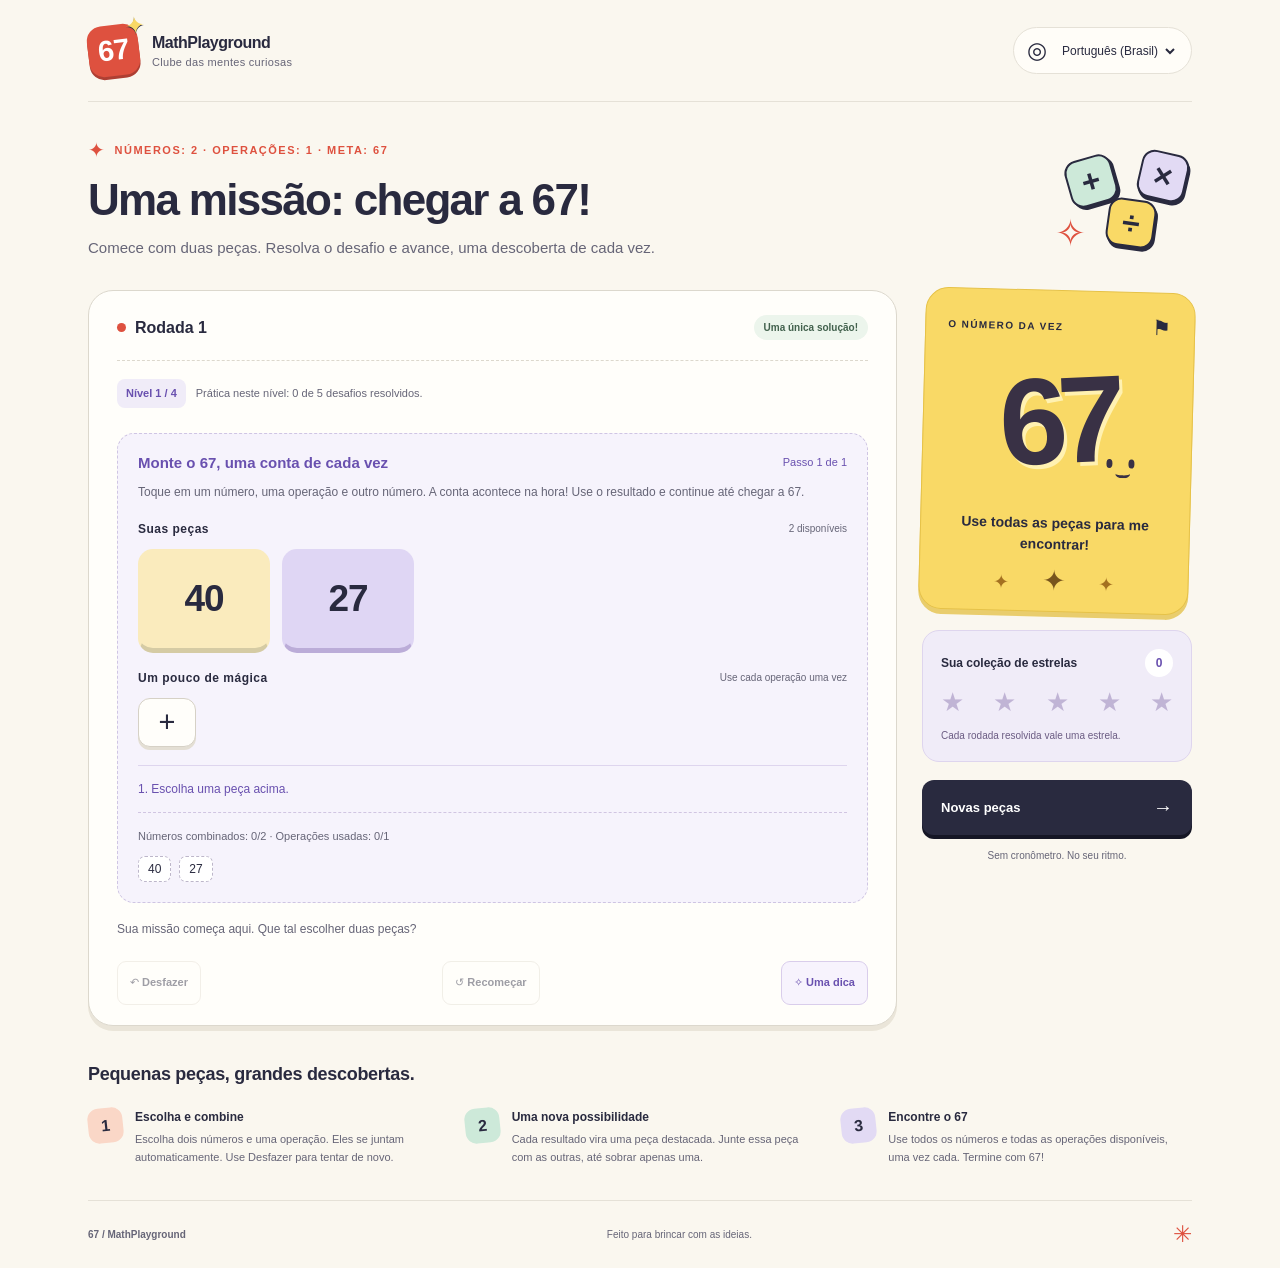
<file: web/67/index.html>
<!doctype html>
<html lang="pt-BR">
<head>
  <meta charset="utf-8">
  <meta name="viewport" content="width=device-width, initial-scale=1">
  <meta name="theme-color" content="#faf7ef">
  <meta name="description" content="Use todas as peças para chegar a 67. Um jogo de matemática para mentes curiosas.">
  <title>67 · MathPlayground</title>
  <link rel="stylesheet" href="styles.css">
  <script src="puzzles.js" defer></script>
  <script src="engine.js" defer></script>
  <script src="i18n.js" defer></script>
  <script src="merge-animation.js" defer></script>
  <script src="app.js" defer></script>
</head>
<body>
  <div class="page">
    <header class="topbar">
      <a class="brand" href="./" aria-label="67 · MathPlayground"><span class="brand-icon">67<span aria-hidden="true">✦</span></span><span>MathPlayground<small data-i18n="club"></small></span></a>
      <label class="language"><span aria-hidden="true">◎</span><span class="sr-only" data-i18n="language"></span><select id="language"><option value="pt-BR">Português (Brasil)</option><option value="en">English</option><option value="fr">Français</option><option value="ja">日本語</option><option value="ko">한국어</option></select></label>
    </header>
    <main>
      <section class="intro">
        <div><p class="eyebrow"><span aria-hidden="true">✦</span> <span data-i18n="eyebrow"></span></p><h1 data-i18n="title"></h1><p class="subtitle" data-i18n="subtitle"></p></div>
        <div class="intro-doodle" aria-hidden="true"><span>+</span><span>×</span><span>÷</span><i>✧</i></div>
      </section>
      <div class="game-layout">
        <section class="game-card" aria-labelledby="board-title">
          <div class="board-top"><h2 id="board-title"><span class="round-dot" aria-hidden="true"></span><span id="round-label"></span></h2><span class="badge" data-i18n="solvable"></span></div>
          <div class="level-progress"><strong id="level-label"></strong><span id="level-help"></span></div>
          <section class="workbench" aria-labelledby="workbench-title">
            <div class="workbench-heading"><h3 id="workbench-title" data-i18n="workbench"></h3><span id="step-label"></span></div>
            <p class="workbench-intro" data-i18n="selectionHelp"></p>
            <div class="pieces-header"><h3 data-i18n="numbers"></h3><span id="pieces-left"></span></div>
            <div id="numbers" class="number-tray" role="group" aria-labelledby="workbench-title"></div>
            <div class="pieces-header operation-heading"><h3 data-i18n="operations"></h3><span data-i18n="once"></span></div>
            <div id="operations" class="operation-tray" role="group"></div>
            <div id="composer" class="composer">
              <p id="selection-prompt" class="selection-prompt"></p>
              <div id="selection-tools" class="selection-tools"><button id="swap" type="button" data-i18n="swap"></button><button id="clear-selection" type="button" data-i18n="clearSelection"></button></div>
            </div>
            <div id="finished" class="finished" hidden><strong id="finished-value"></strong><p id="finished-explanation"></p><p id="finished-expression"></p></div>
            <div class="usage"><p id="usage-count"></p><div id="original-pieces" class="original-pieces"></div></div>
            <section id="history-panel" class="calculation-path" aria-labelledby="history-title"><h4 id="history-title"><span data-i18n="history"></span><span id="history-count">0/1</span></h4><ol id="history"></ol></section>
          </section>
          <div id="status" class="status" role="status" aria-live="polite" aria-atomic="true"></div>
          <div class="toolbar"><button id="undo" type="button">↶ <span data-i18n="undo"></span></button><button id="restart" type="button">↺ <span data-i18n="restart"></span></button><button id="hint" type="button">✧ <span data-i18n="hint"></span></button></div>
        </section>
        <aside class="sidebar">
          <section class="target-card"><div class="target-top"><span data-i18n="target"></span><span aria-hidden="true">⚑</span></div><div class="target-number" aria-label="67">67<span class="face" aria-hidden="true"><i></i><i></i><b></b></span></div><p data-i18n="targetText"></p><div class="target-stars" aria-hidden="true">✦ <span>✦</span> ✦</div></section>
          <section class="progress-card"><div><span data-i18n="collection"></span><strong id="wins">0</strong></div><div id="stars" class="stars" aria-hidden="true"></div><p id="collection-text"></p></section>
          <button id="next" class="next-button" type="button"><span data-i18n="newRound"></span><span aria-hidden="true">→</span></button>
          <button id="practice-level" class="practice-button" type="button" data-i18n="practiceHere" hidden></button>
          <p class="no-timer" data-i18n="noTimer"></p>
        </aside>
      </div>
      <section class="how-to" aria-labelledby="how-title"><h2 id="how-title" data-i18n="how"></h2><div class="instruction-grid"><article><span class="step peach">1</span><div><h3 data-i18n="step1Title"></h3><p data-i18n="step1"></p></div></article><article><span class="step mint">2</span><div><h3 data-i18n="step2Title"></h3><p data-i18n="step2"></p></div></article><article><span class="step lilac">3</span><div><h3 data-i18n="step3Title"></h3><p data-i18n="step3"></p></div></article></div></section>
    </main>
    <footer><span>67 / MathPlayground</span><span data-i18n="footer"></span><span aria-hidden="true">✳</span></footer>
  </div>
  <div id="confetti" aria-hidden="true"></div>
  <noscript>Ative o JavaScript para jogar. / Enable JavaScript to play. / Activez JavaScript pour jouer. / JavaScriptを有効にしてください。 / JavaScript를 활성화해 주세요.</noscript>
</body>
</html>
</file>
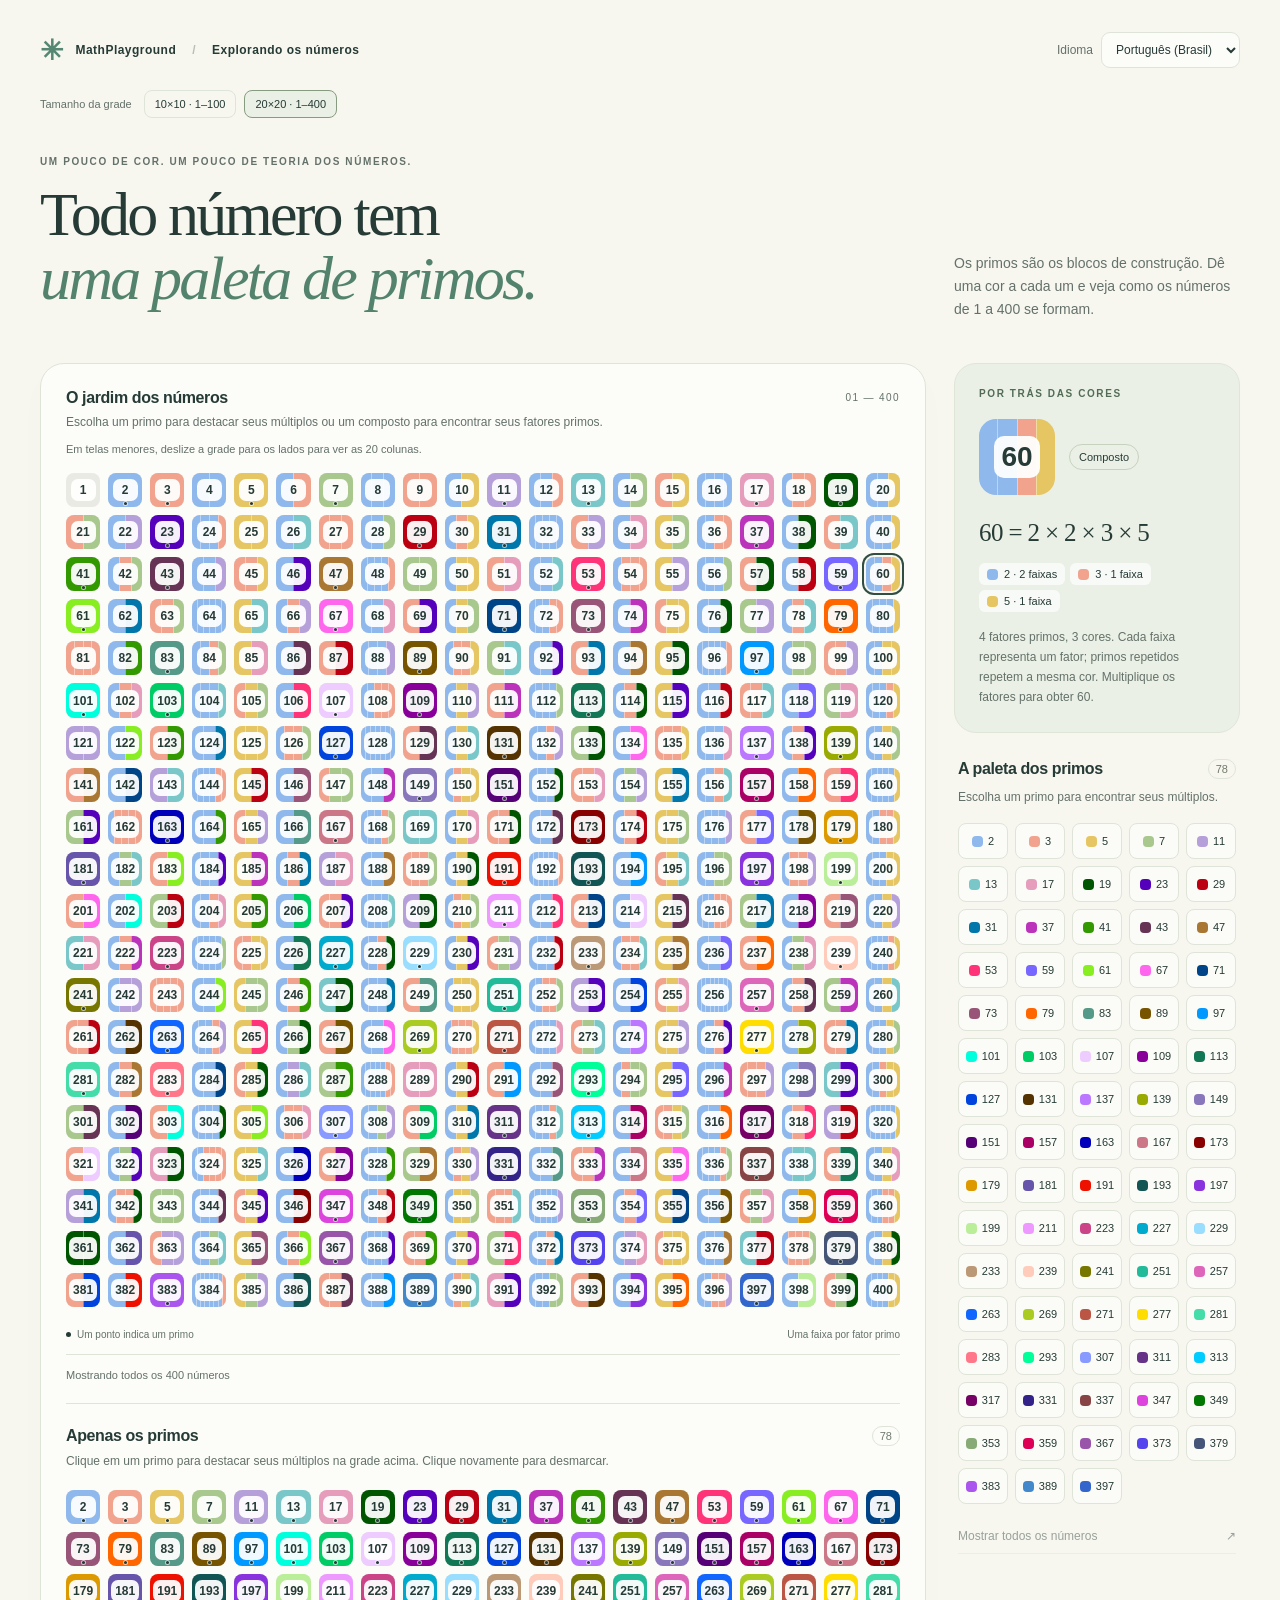
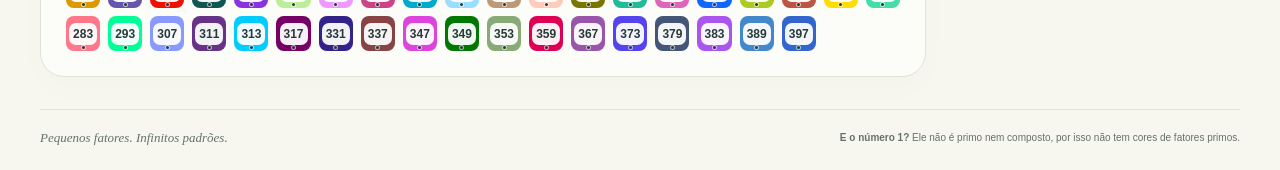
<file: web/prime-colors-20x20/index.html>
<!doctype html>
<html lang="pt-BR">
<head>
  <meta charset="utf-8">
  <meta name="viewport" content="width=device-width, initial-scale=1">
  <meta name="description" content="Explore os fatores primos dos números de 1 a 400 por meio das cores.">
  <title>Cores dos primos · MathPlayground · 20×20</title>
  <link rel="stylesheet" href="../prime-colors/styles.css">
  <script src="../prime-colors/i18n.js" defer></script>
  <script src="../prime-colors/app.js" defer></script>
</head>
<body data-grid-size="20">
  <main>
    <header class="hero">
      <div class="top-bar">
        <div class="brand"><span class="brand-mark" aria-hidden="true">✳</span> MathPlayground <span class="divider">/</span> <span data-i18n="brand">Explorando os números</span></div>
        <label class="language-picker" for="language"><span data-i18n="language">Idioma</span>
          <select id="language">
            <option value="pt-BR" lang="pt-BR" selected>Português (Brasil)</option>
            <option value="en" lang="en">English</option>
            <option value="fr" lang="fr">Français</option>
            <option value="ja" lang="ja">日本語</option>
            <option value="ko" lang="ko">한국어</option>
          </select>
        </label>
      </div>
      <nav class="grid-versions" aria-labelledby="grid-version-label">
        <span id="grid-version-label" data-i18n="gridSizeLabel">Tamanho da grade</span>
        <a href="../prime-colors/index.html">10×10 · 1–100</a>
        <a href="../prime-colors-20x20/index.html" aria-current="page">20×20 · 1–400</a>
      </nav>
      <p class="eyebrow" data-i18n="eyebrow">Um pouco de cor. Um pouco de teoria dos números.</p>
      <h1><span data-i18n="heroStart">Todo número tem</span><br><em data-i18n="heroEm">uma paleta de primos.</em></h1>
      <p class="intro" data-i18n="intro">Os primos são os blocos de construção. Dê uma cor a cada um e veja como os números de 1 a 400 se formam.</p>
    </header>

    <div class="workspace">
      <section class="board" aria-labelledby="grid-title">
        <div class="section-heading">
          <h2 id="grid-title" data-i18n="gridTitle">O jardim dos números</h2>
          <span class="range">01 — 400</span>
        </div>
        <p class="board-hint" data-i18n="gridHint">Escolha um primo para destacar seus múltiplos ou um composto para encontrar seus fatores primos.</p>
        <p class="grid-scroll-hint" data-i18n="gridScrollHint">Em telas menores, deslize a grade para os lados para ver as 20 colunas.</p>
        <div class="grid-scroll"><div id="number-grid" class="number-grid" aria-label="Números de 1 a 400"></div></div>
        <div class="board-footer"><span><i class="prime-marker" aria-hidden="true"></i> <span data-i18n="primeDot">Um ponto indica um primo</span></span><span data-i18n="bandsHint">Uma faixa por fator primo</span></div>
        <p id="filter-status" class="filter-status" role="status">Mostrando todos os 400 números</p>
        <section class="prime-board" aria-labelledby="prime-grid-title">
          <div class="section-heading">
            <h2 id="prime-grid-title" data-i18n="primeGridTitle">Apenas os primos</h2>
            <span class="count">78</span>
          </div>
          <p class="board-hint" data-i18n="primeGridHint">Clique em um primo para destacar seus múltiplos na grade acima. Clique novamente para desmarcar.</p>
          <div class="grid-scroll"><div id="prime-grid" class="number-grid" aria-labelledby="prime-grid-title"></div></div>
        </section>
      </section>

      <aside class="sidebar">
        <section class="inspector" aria-labelledby="detail-heading">
          <p class="eyebrow" id="detail-heading" data-i18n="detailHeading">Por trás das cores</p>
          <div class="detail-top"><div id="selected-tile" class="selected-tile" aria-hidden="true"></div><span id="number-kind" class="kind"></span></div>
          <div id="number-detail" aria-live="polite" aria-atomic="true">
            <h2 id="equation"></h2>
            <div id="factor-chips" class="factor-chips"></div>
            <p id="explanation"></p>
          </div>
        </section>

        <section class="legend" aria-labelledby="legend-heading">
          <div class="section-heading"><h2 id="legend-heading" data-i18n="legendHeading">A paleta dos primos</h2><span class="count">78</span></div>
          <p data-i18n="legendHint">Escolha um primo para encontrar seus múltiplos.</p>
          <div id="prime-legend" class="prime-legend"></div>
          <button id="clear-filter" class="clear-filter" type="button" disabled><span data-i18n="clear">Mostrar todos os números</span><span aria-hidden="true">↗</span></button>
        </section>
      </aside>
    </div>

    <footer class="page-footer"><span data-i18n="footer">Pequenos fatores. Infinitos padrões.</span><p><strong data-i18n="oneQuestion">E o número 1?</strong> <span data-i18n="oneFooter">Ele não é primo nem composto, por isso não tem cores de fatores primos.</span></p></footer>
    <noscript>Esta grade interativa precisa do JavaScript ativado para mostrar os números e seus fatores primos.</noscript>
  </main>
</body>
</html>
</file>
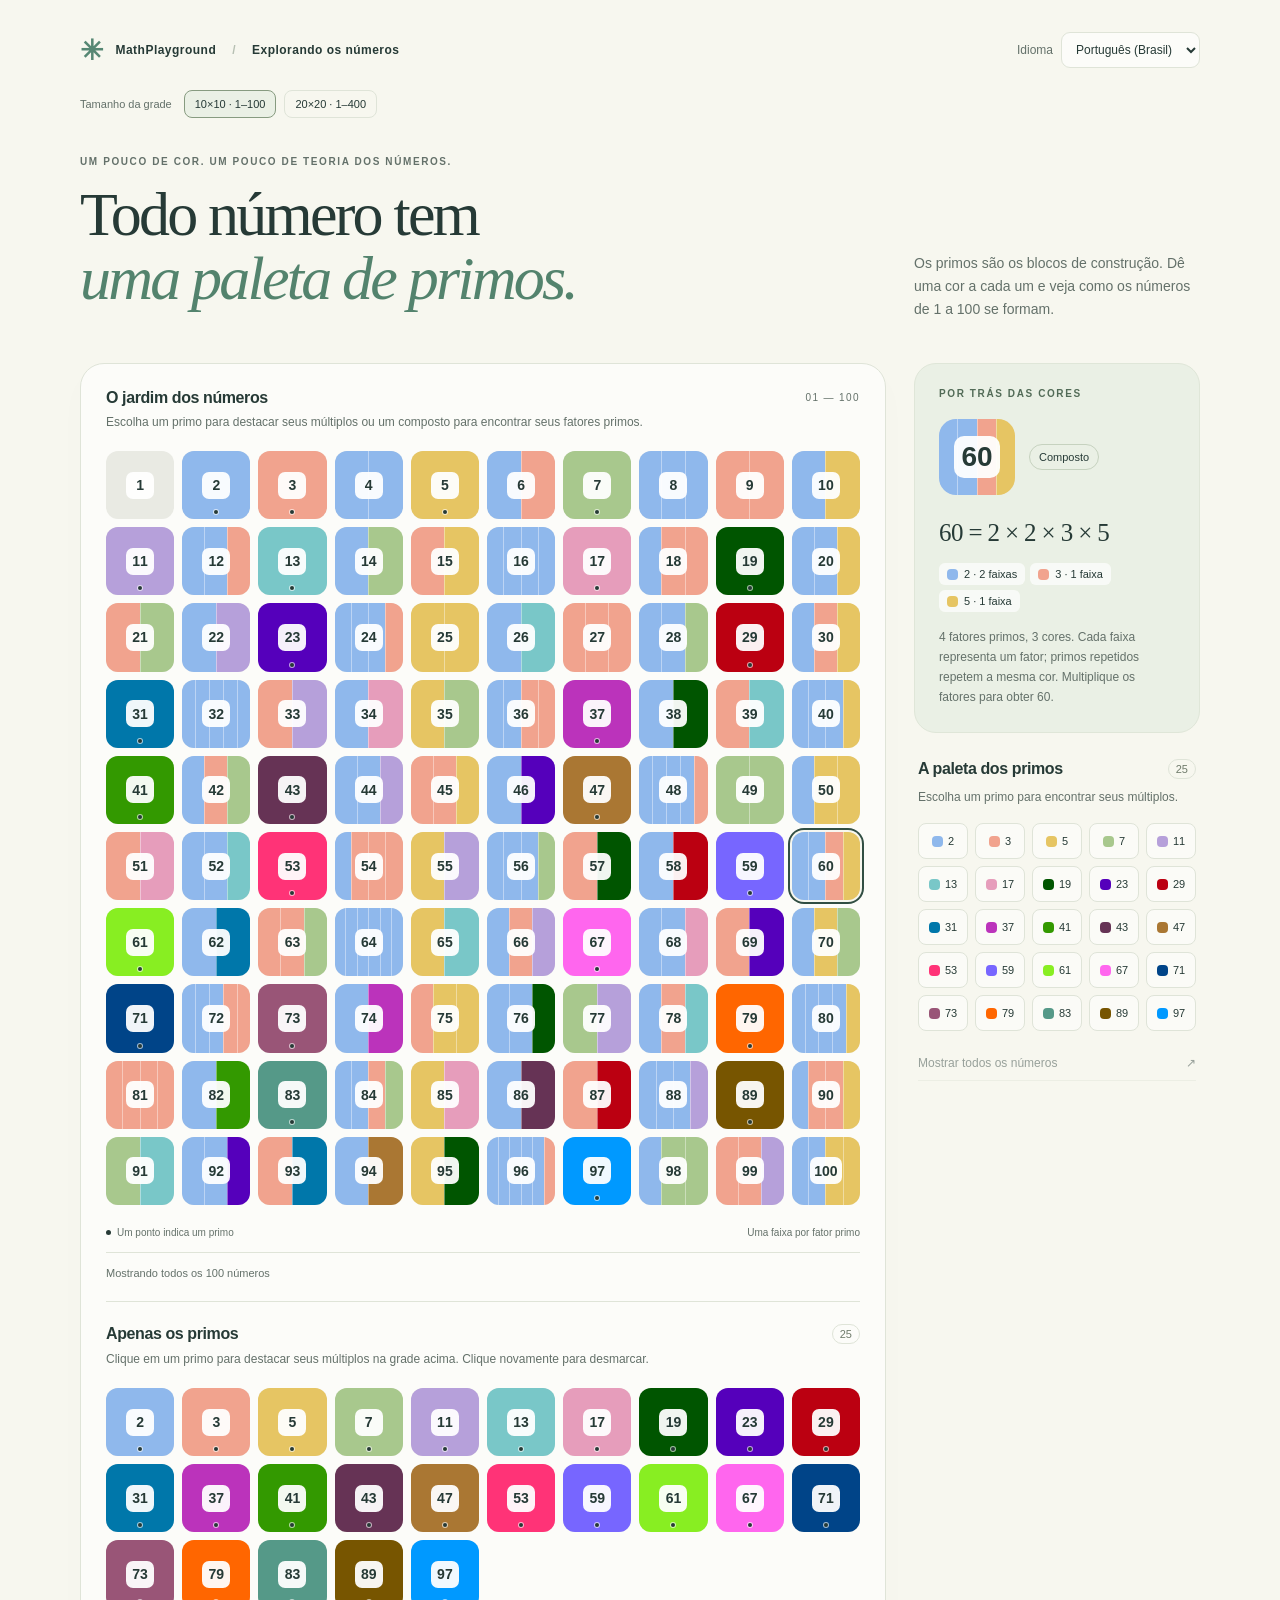
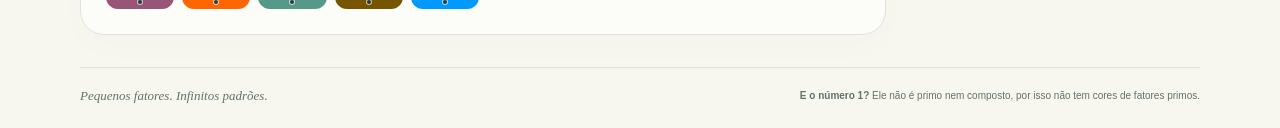
<file: web/prime-colors/index.html>
<!doctype html>
<html lang="pt-BR">
<head>
  <meta charset="utf-8">
  <meta name="viewport" content="width=device-width, initial-scale=1">
  <meta name="description" content="Explore os fatores primos dos números de 1 a 100 por meio das cores.">
  <title>Cores dos primos · MathPlayground</title>
  <link rel="stylesheet" href="styles.css">
  <script src="i18n.js" defer></script>
  <script src="app.js" defer></script>
</head>
<body>
  <main>
    <header class="hero">
      <div class="top-bar">
        <div class="brand"><span class="brand-mark" aria-hidden="true">✳</span> MathPlayground <span class="divider">/</span> <span data-i18n="brand">Explorando os números</span></div>
        <label class="language-picker" for="language"><span data-i18n="language">Idioma</span>
          <select id="language">
            <option value="pt-BR" lang="pt-BR" selected>Português (Brasil)</option>
            <option value="en" lang="en">English</option>
            <option value="fr" lang="fr">Français</option>
            <option value="ja" lang="ja">日本語</option>
            <option value="ko" lang="ko">한국어</option>
          </select>
        </label>
      </div>
      <nav class="grid-versions" aria-labelledby="grid-version-label">
        <span id="grid-version-label" data-i18n="gridSizeLabel">Tamanho da grade</span>
        <a href="../prime-colors/index.html" aria-current="page">10×10 · 1–100</a>
        <a href="../prime-colors-20x20/index.html">20×20 · 1–400</a>
      </nav>
      <p class="eyebrow" data-i18n="eyebrow">Um pouco de cor. Um pouco de teoria dos números.</p>
      <h1><span data-i18n="heroStart">Todo número tem</span><br><em data-i18n="heroEm">uma paleta de primos.</em></h1>
      <p class="intro" data-i18n="intro">Os primos são os blocos de construção. Dê uma cor a cada um e veja como os números de 1 a 100 se formam.</p>
    </header>

    <div class="workspace">
      <section class="board" aria-labelledby="grid-title">
        <div class="section-heading">
          <h2 id="grid-title" data-i18n="gridTitle">O jardim dos números</h2>
          <span class="range">01 — 100</span>
        </div>
        <p class="board-hint" data-i18n="gridHint">Escolha um primo para destacar seus múltiplos ou um composto para encontrar seus fatores primos.</p>
        <div id="number-grid" class="number-grid" aria-label="Números de 1 a 100"></div>
        <div class="board-footer"><span><i class="prime-marker" aria-hidden="true"></i> <span data-i18n="primeDot">Um ponto indica um primo</span></span><span data-i18n="bandsHint">Uma faixa por fator primo</span></div>
        <p id="filter-status" class="filter-status" role="status">Mostrando todos os 100 números</p>
        <section class="prime-board" aria-labelledby="prime-grid-title">
          <div class="section-heading">
            <h2 id="prime-grid-title" data-i18n="primeGridTitle">Apenas os primos</h2>
            <span class="count">25</span>
          </div>
          <p class="board-hint" data-i18n="primeGridHint">Clique em um primo para destacar seus múltiplos na grade acima. Clique novamente para desmarcar.</p>
          <div id="prime-grid" class="number-grid" aria-labelledby="prime-grid-title"></div>
        </section>
      </section>

      <aside class="sidebar">
        <section class="inspector" aria-labelledby="detail-heading">
          <p class="eyebrow" id="detail-heading" data-i18n="detailHeading">Por trás das cores</p>
          <div class="detail-top"><div id="selected-tile" class="selected-tile" aria-hidden="true"></div><span id="number-kind" class="kind"></span></div>
          <div id="number-detail" aria-live="polite" aria-atomic="true">
            <h2 id="equation"></h2>
            <div id="factor-chips" class="factor-chips"></div>
            <p id="explanation"></p>
          </div>
        </section>

        <section class="legend" aria-labelledby="legend-heading">
          <div class="section-heading"><h2 id="legend-heading" data-i18n="legendHeading">A paleta dos primos</h2><span class="count">25</span></div>
          <p data-i18n="legendHint">Escolha um primo para encontrar seus múltiplos.</p>
          <div id="prime-legend" class="prime-legend"></div>
          <button id="clear-filter" class="clear-filter" type="button" disabled><span data-i18n="clear">Mostrar todos os números</span><span aria-hidden="true">↗</span></button>
        </section>
      </aside>
    </div>

    <footer class="page-footer"><span data-i18n="footer">Pequenos fatores. Infinitos padrões.</span><p><strong data-i18n="oneQuestion">E o número 1?</strong> <span data-i18n="oneFooter">Ele não é primo nem composto, por isso não tem cores de fatores primos.</span></p></footer>
    <noscript>Esta grade interativa precisa do JavaScript ativado para mostrar os números e seus fatores primos.</noscript>
  </main>
</body>
</html>
</file>
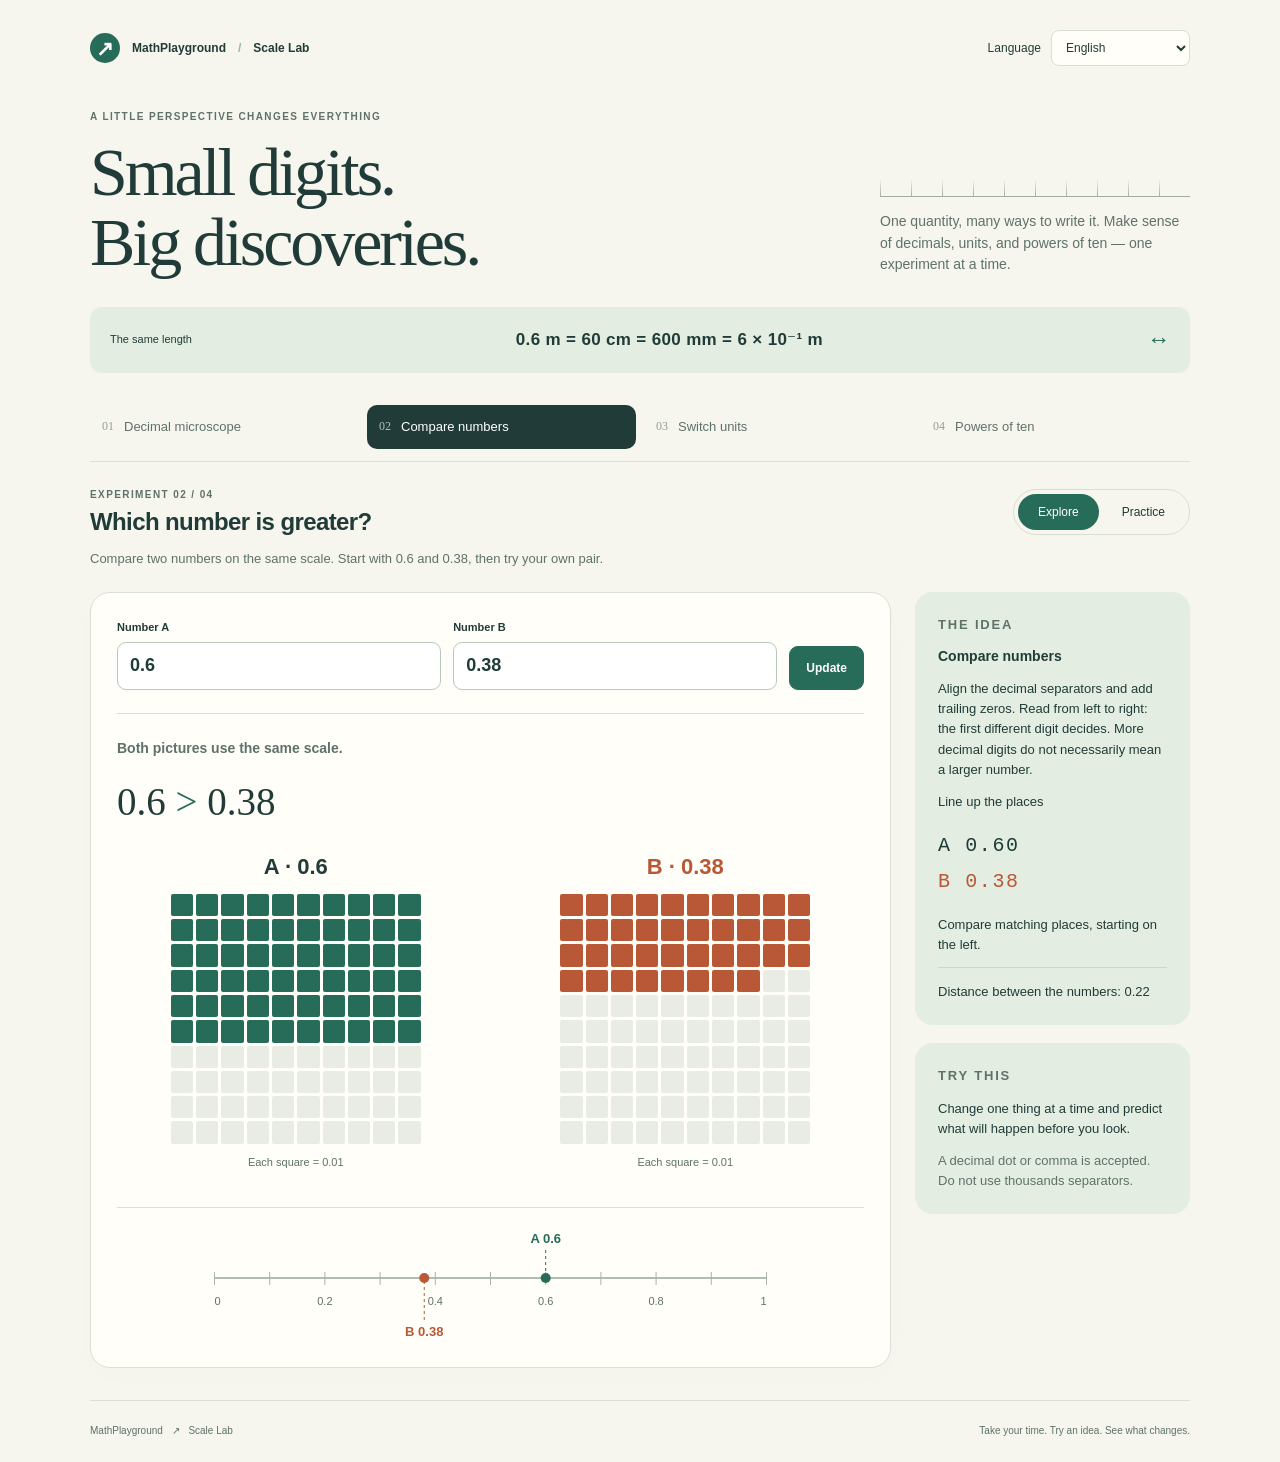
<file: web/scale-lab/index.html>
<!doctype html>
<html lang="en">
<head>
  <meta charset="utf-8">
  <meta name="viewport" content="width=device-width, initial-scale=1">
  <meta name="description" content="Explore and practise decimals, number comparison, metric units, and scientific notation in five languages.">
  <title>Scale Lab · MathPlayground</title>
  <link rel="stylesheet" href="styles.css">
  <script src="math.js" defer></script>
  <script src="i18n.js" defer></script>
  <script src="app.js" defer></script>
</head>
<body>
  <main>
    <header>
      <div class="topbar">
        <a class="brand" href="../prime-colors/index.html"><span class="brand-icon" aria-hidden="true">↗</span> MathPlayground <span class="brand-divider">/</span> <span>Scale Lab</span></a>
        <label class="language"><span data-t="language">Language</span>
          <select id="language">
            <option value="en" lang="en">English</option>
            <option value="fr" lang="fr">Français</option>
            <option value="ja" lang="ja">日本語</option>
            <option value="ko" lang="ko">한국어</option>
            <option value="pt-BR" lang="pt-BR">Português (Brasil)</option>
          </select>
        </label>
      </div>
      <div class="hero">
        <div><p class="eyebrow" data-t="eyebrow">A little perspective changes everything</p><h1 data-t="title">Small digits.<br>Big discoveries.</h1></div>
        <div class="hero-note"><span class="tiny-ruler" aria-hidden="true"></span><p data-t="intro">One quantity, many ways to write it. Make sense of decimals, units, and powers of ten — one experiment at a time.</p></div>
      </div>
      <div class="identity"><span data-t="sameLength">The same length</span><strong id="identity-equation"></strong><span class="identity-end" aria-hidden="true">↔</span></div>
    </header>
    <nav id="tabs" class="tabs" role="tablist" aria-label="Experiments"></nav>
    <section id="panel" role="tabpanel" tabindex="0">
      <div class="section-top"><div><p class="eyebrow" id="chapter"></p><h2 id="section-title"></h2></div><div id="modes" class="mode-switch" role="group" aria-label="Mode"></div></div>
      <p class="section-intro" id="section-intro"></p>
      <div id="workspace"></div>
    </section>
    <footer><span>MathPlayground <span aria-hidden="true">↗</span> Scale Lab</span><p data-t="footer">Take your time. Try an idea. See what changes.</p></footer>
    <noscript>This interactive lab requires JavaScript. / Este laboratório precisa de JavaScript.</noscript>
  </main>
</body>
</html>
</file>
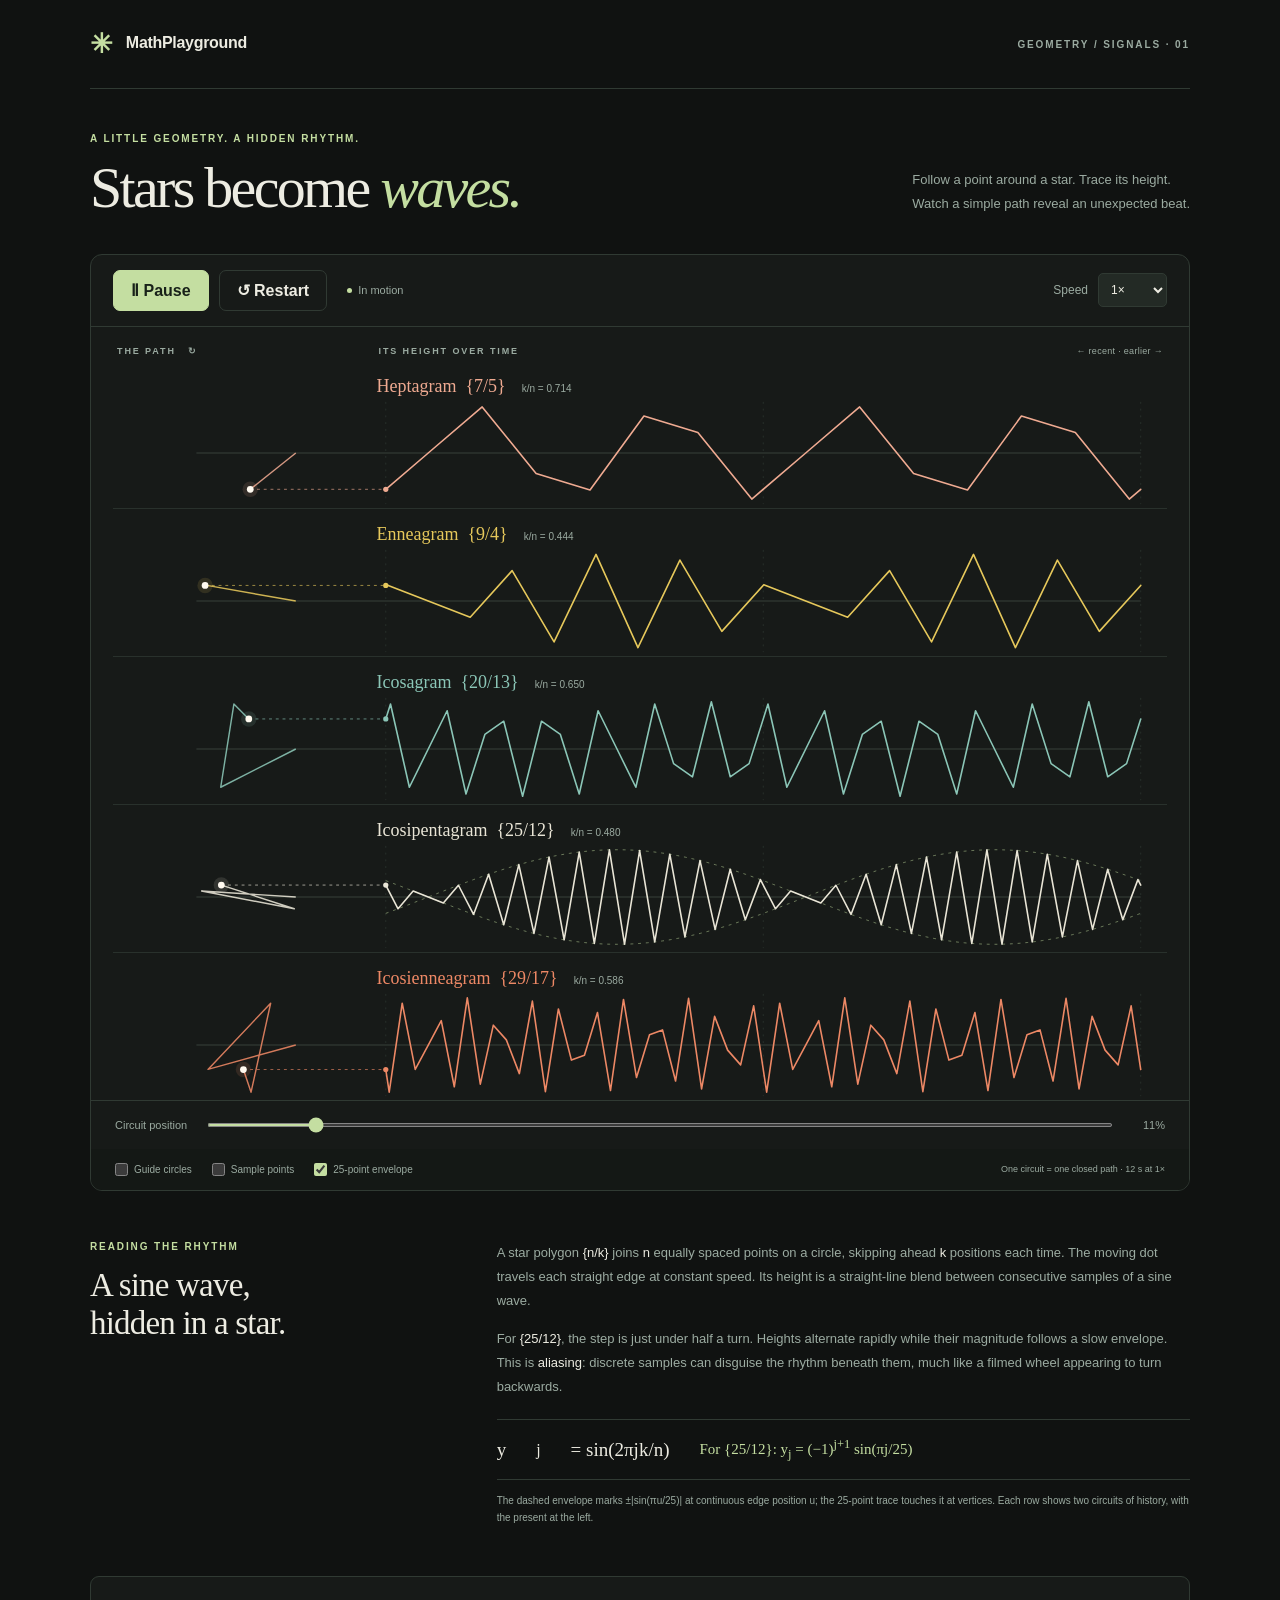
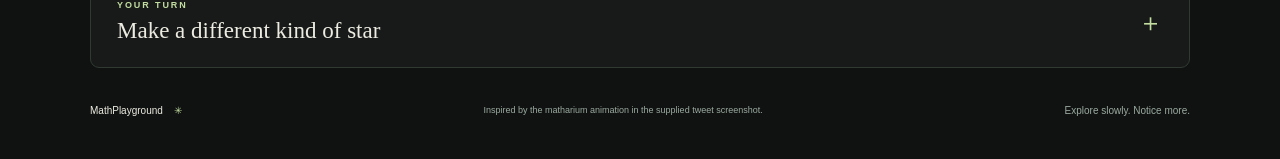
<file: web/star-polygon-waves/index.html>
<!doctype html>
<html lang="en">
<head>
  <meta charset="utf-8">
  <meta name="viewport" content="width=device-width, initial-scale=1">
  <meta name="description" content="Watch star polygons turn into waves. An interactive exploration of sampling, geometry, and aliasing.">
  <title>Star Polygon Waves · MathPlayground</title>
  <link rel="stylesheet" href="styles.css">
  <script src="math.js" defer></script>
  <script src="app.js" defer></script>
</head>
<body>
<main>
  <header>
    <div class="masthead"><span class="brand"><span aria-hidden="true">✳</span> MathPlayground</span><span class="edition">GEOMETRY / SIGNALS · 01</span></div>
    <div class="intro"><div><p class="eyebrow">A little geometry. A hidden rhythm.</p><h1>Stars become <em>waves.</em></h1></div><p class="lede">Follow a point around a star. Trace its height.<br>Watch a simple path reveal an unexpected beat.</p></div>
  </header>

  <section class="instrument" aria-label="Animated star polygons and their height traces">
    <div class="toolbar">
      <div class="transport"><button id="play" type="button" aria-label="Pause animation">Ⅱ <span>Pause</span></button><button id="restart" class="quiet" type="button">↺ <span>Restart</span></button><span class="live"><i id="status-dot"></i><span id="status">In motion</span></span></div>
      <label class="speed" for="speed">Speed <select id="speed" aria-label="Speed"><option value="0.25">0.25×</option><option value="0.5">0.5×</option><option value="1" selected>1×</option><option value="2">2×</option></select></label>
    </div>
    <div class="chart-head"><span>THE PATH <span aria-hidden="true">↻</span></span><span>ITS HEIGHT OVER TIME <span class="history">← recent · earlier →</span></span></div>
    <div id="examples"></div>
    <div class="timeline"><label for="phase">Circuit position</label><input id="phase" type="range" min="0" max="1000" step="1" value="0"><output id="phase-value" for="phase">0%</output></div>
    <div class="view-options"><label><input id="circles" type="checkbox"> Guide circles</label><label><input id="samples" type="checkbox"> Sample points</label><label><input id="envelope" type="checkbox" checked> 25-point envelope</label><span>One circuit = one closed path · 12 s at 1×</span></div>
  </section>

  <section class="explanation" aria-labelledby="explanation-title">
    <div><p class="eyebrow">Reading the rhythm</p><h2 id="explanation-title">A sine wave,<br>hidden in a star.</h2></div>
    <div class="explanation-copy"><p>A star polygon <strong>{n/k}</strong> joins <strong>n</strong> equally spaced points on a circle, skipping ahead <strong>k</strong> positions each time. The moving dot travels each straight edge at constant speed. Its height is a straight-line blend between consecutive samples of a sine wave.</p><p>For <strong>{25/12}</strong>, the step is just under half a turn. Heights alternate rapidly while their magnitude follows a slow envelope. This is <strong>aliasing</strong>: discrete samples can disguise the rhythm beneath them, much like a filmed wheel appearing to turn backwards.</p><div class="formula">y<sub>j</sub> = sin(2πjk/n)<span>For {25/12}: y<sub>j</sub> = (−1)<sup>j+1</sup> sin(πj/25)</span></div><p class="caption">The dashed envelope marks ±|sin(πu/25)| at continuous edge position u; the 25-point trace touches it at vertices. Each row shows two circuits of history, with the present at the left.</p></div>
  </section>

  <details class="custom" id="custom-panel">
    <summary><span><span class="eyebrow">Your turn</span><strong>Make a different kind of star</strong></span><span class="expand" aria-hidden="true">＋</span></summary>
    <div class="custom-content"><div class="custom-controls"><label>Points <b>n</b><input id="custom-n" type="number" min="3" max="80" step="1" value="11"></label><label>Step <b>k</b><input id="custom-k" type="number" min="1" max="10" step="1" value="5"></label><button type="button" id="apply">Draw polygon <span aria-hidden="true">↗</span></button></div><p id="custom-info" aria-live="polite"></p><div id="custom-chart"></div></div>
  </details>
  <footer><span>MathPlayground <span aria-hidden="true">✳</span></span><p>Inspired by the matharium animation in the supplied tweet screenshot.</p><span>Explore slowly. Notice more.</span></footer>
  <noscript>Enable JavaScript to animate the polygons and explore their height traces.</noscript>
</main>
</body>
</html>
</file>
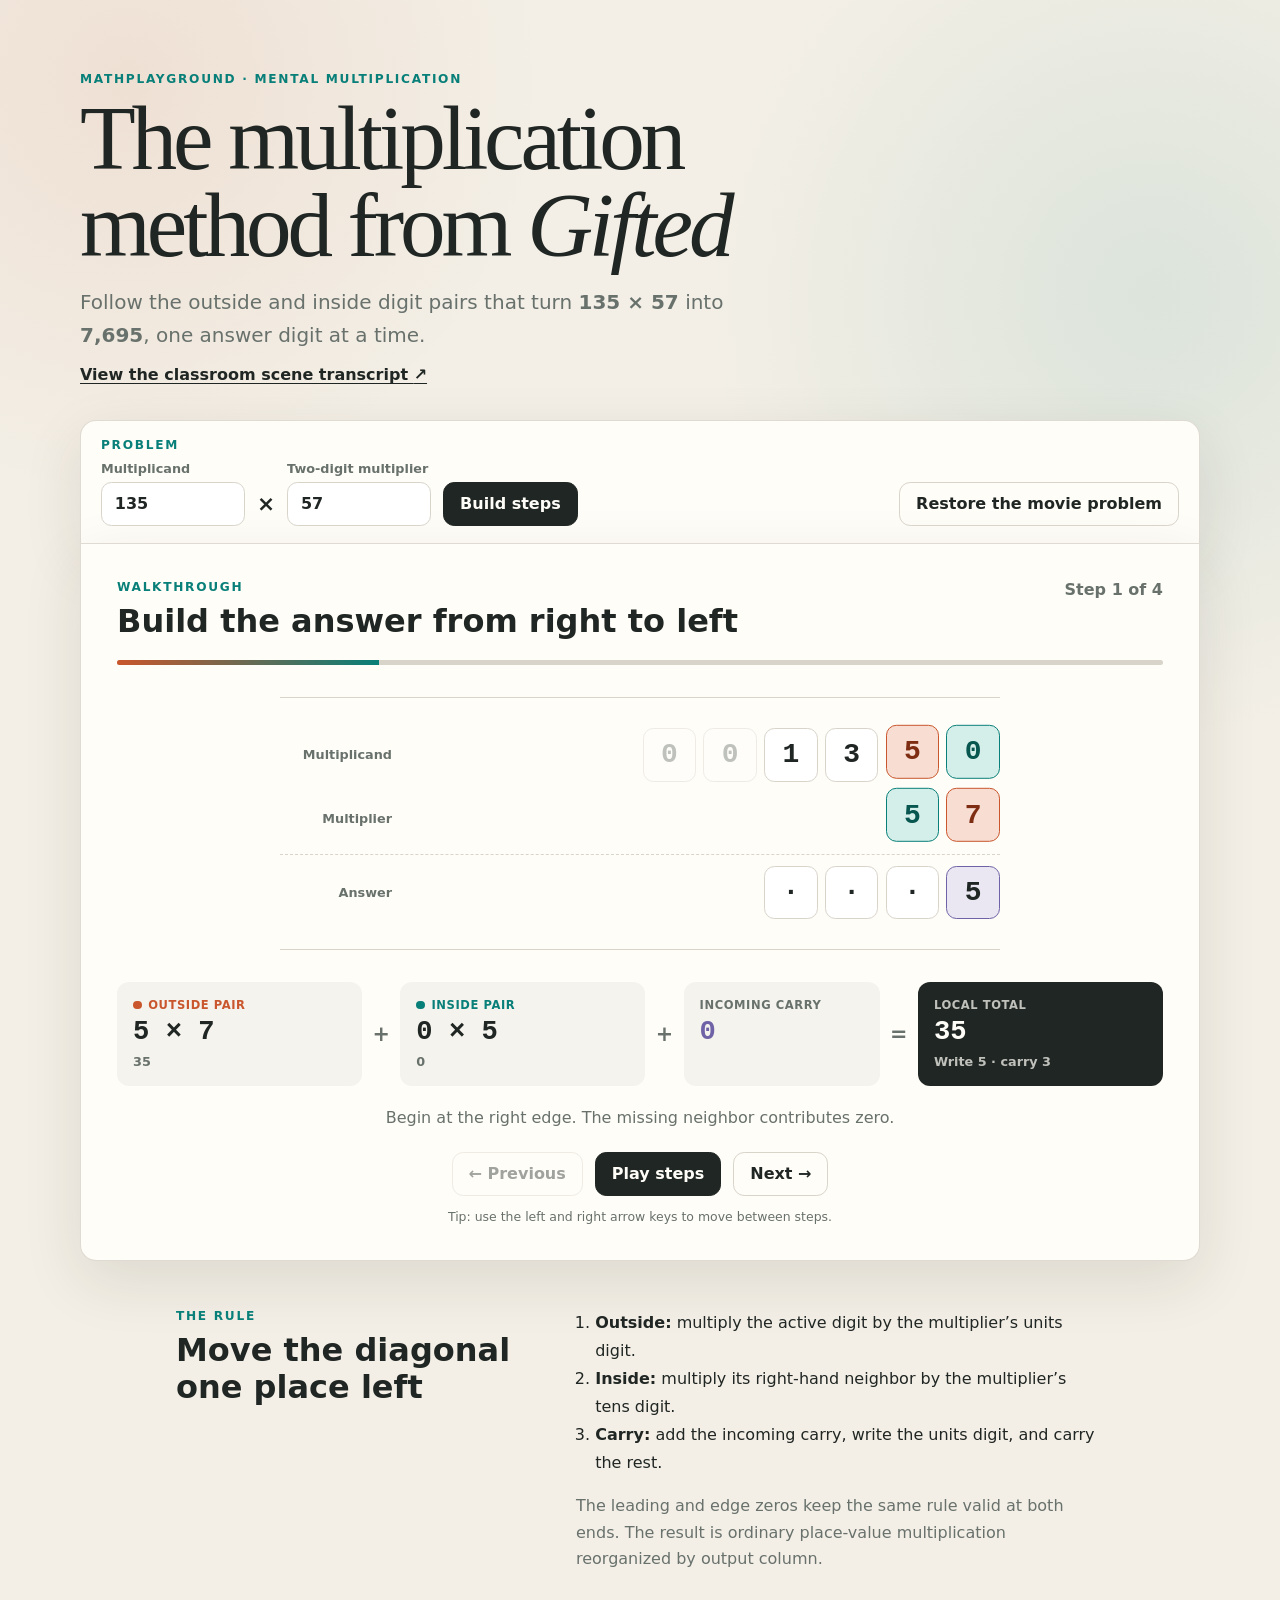
<file: web/trachtenberg-gifted/index.html>
<!doctype html>
<html lang="en">
<head>
  <meta charset="utf-8">
  <meta name="viewport" content="width=device-width, initial-scale=1">
  <meta name="description" content="An interactive walkthrough of the Trachtenberg multiplication used in Gifted.">
  <title>The Trachtenberg Method from Gifted · MathPlayground</title>
  <link rel="stylesheet" href="styles.css">
</head>
<body>
  <main>
    <header class="hero">
      <p class="eyebrow">MathPlayground · Mental multiplication</p>
      <h1>The multiplication method from <cite>Gifted</cite></h1>
      <p class="lede">
        Follow the outside and inside digit pairs that turn
        <strong>135 × 57</strong> into <strong>7,695</strong>, one answer digit at a time.
      </p>
      <a class="scene-link" href="https://clip.cafe/gifted-2017/who-can-tell-what-four/" target="_blank" rel="noreferrer">
        View the classroom scene transcript <span aria-hidden="true">↗</span>
      </a>
    </header>

    <section class="control-bar" aria-labelledby="problem-heading">
      <div>
        <p class="section-label" id="problem-heading">Problem</p>
        <div class="problem-fields">
          <label>
            Multiplicand
            <input id="multiplicand" inputmode="numeric" type="number" min="1" max="99999" value="135">
          </label>
          <span class="operator" aria-hidden="true">×</span>
          <label>
            Two-digit multiplier
            <input id="multiplier" inputmode="numeric" type="number" min="10" max="99" value="57">
          </label>
          <button id="loadProblem" type="button">Build steps</button>
        </div>
        <p id="problemError" class="error" role="alert" hidden></p>
      </div>
      <button id="loadGifted" class="quiet-button" type="button">Restore the movie problem</button>
    </section>

    <section class="playground" aria-labelledby="walkthrough-heading">
      <div class="step-header">
        <div>
          <p class="section-label">Walkthrough</p>
          <h2 id="walkthrough-heading">Build the answer from right to left</h2>
        </div>
        <p id="stepCount" class="step-count" aria-live="polite">Step 1 of 4</p>
      </div>

      <div class="progress-track" role="progressbar" aria-label="Walkthrough progress" aria-valuemin="1" aria-valuemax="4" aria-valuenow="1">
        <span id="progressFill"></span>
      </div>

      <div class="number-board" aria-label="Current digit pairs and partial answer">
        <div class="number-row">
          <span class="row-label">Multiplicand</span>
          <div id="digitRail" class="digit-rail"></div>
        </div>
        <div class="number-row multiplier-row">
          <span class="row-label">Multiplier</span>
          <div id="multiplierRail" class="digit-rail compact"></div>
        </div>
        <div class="number-row answer-row">
          <span class="row-label">Answer</span>
          <div id="answerRail" class="digit-rail compact" aria-live="polite"></div>
        </div>
      </div>

      <div class="pair-work">
        <div class="pair outside-pair">
          <span class="pair-name"><span class="pair-dot" aria-hidden="true"></span>Outside pair</span>
          <strong id="outsideExpression">5 × 7</strong>
          <span id="outsideValue">35</span>
        </div>
        <span class="math-symbol" aria-hidden="true">+</span>
        <div class="pair inside-pair">
          <span class="pair-name"><span class="pair-dot" aria-hidden="true"></span>Inside pair</span>
          <strong id="insideExpression">0 × 5</strong>
          <span id="insideValue">0</span>
        </div>
        <span class="math-symbol" aria-hidden="true">+</span>
        <div class="pair carry-pair">
          <span class="pair-name">Incoming carry</span>
          <strong id="carryExpression">0</strong>
          <span aria-hidden="true">&nbsp;</span>
        </div>
        <span class="math-symbol" aria-hidden="true">=</span>
        <div class="total">
          <span class="pair-name">Local total</span>
          <strong id="localTotal">35</strong>
          <span id="writeInstruction">Write 5 · carry 3</span>
        </div>
      </div>

      <p id="stepExplanation" class="step-explanation" aria-live="polite"></p>

      <div class="transport" aria-label="Walkthrough controls">
        <button id="previousStep" class="quiet-button" type="button">← Previous</button>
        <button id="playSteps" type="button" aria-pressed="false">Play steps</button>
        <button id="nextStep" class="quiet-button" type="button">Next →</button>
      </div>
      <p class="keyboard-hint">Tip: use the left and right arrow keys to move between steps.</p>
    </section>

    <section class="method-notes" aria-labelledby="method-heading">
      <div>
        <p class="section-label">The rule</p>
        <h2 id="method-heading">Move the diagonal one place left</h2>
      </div>
      <ol>
        <li><strong>Outside:</strong> multiply the active digit by the multiplier’s units digit.</li>
        <li><strong>Inside:</strong> multiply its right-hand neighbor by the multiplier’s tens digit.</li>
        <li><strong>Carry:</strong> add the incoming carry, write the units digit, and carry the rest.</li>
      </ol>
      <p>
        The leading and edge zeros keep the same rule valid at both ends. The result is ordinary place-value multiplication reorganized by output column.
      </p>
    </section>
  </main>

  <script src="trachtenberg.js"></script>
  <script src="app.js"></script>
</body>
</html>
</file>
<file: web/67/styles.css>
:root {
  color-scheme:light;
  --paper:#faf7ef;
  --ink:#292a3f;
  --muted:#666577;
  --coral:#de513f;
  --purple:#6950af;
  --line:#e5e1d7;
  --yellow:#f9d966;
  --mint:#cde9d9;
  --lilac:#e2daf4;
  font-family:ui-rounded,'Arial Rounded MT Bold','Hiragino Maru Gothic ProN','Yu Gothic',Arial,sans-serif;
  background:var(--paper);
  color:var(--ink);
  font-synthesis:none;
}

* {
  box-sizing:border-box;
}

body {
  margin:0;
  background-image:radial-gradient(#d4cfc2 0.65px,transparent 0.65px);
  background-size:22px 22px;
}

button,select {
  font:inherit;
  color:inherit;
}

button {
  cursor:pointer;
  touch-action:manipulation;
}

button:disabled {
  cursor:default;
}

button,a,select {
  -webkit-tap-highlight-color:transparent;
}

button:focus-visible,a:focus-visible,select:focus-visible,summary:focus-visible {
  outline:3px solid var(--purple);
  outline-offset:5px;
}

button {
  transition:transform .16s,box-shadow .16s,background .16s;
}

button:enabled:hover {
  transform:translateY(-2px);
}

button:enabled:active {
  transform:translateY(2px);
}

.page {
  max-width:1180px;
  margin:auto;
  padding:0 38px;
}

.topbar {
  display:flex;
  justify-content:space-between;
  align-items:center;
  padding:25px 0;
  border-bottom:1px solid var(--line);
  gap:20px;
}

.brand {
  display:flex;
  gap:13px;
  align-items:center;
  text-decoration:none;
  color:var(--ink);
  font-size:16px;
  font-weight:800;
  letter-spacing:-.5px;
}

.brand-icon {
  position:relative;
  display:grid;
  place-items:center;
  background:var(--coral);
  color:white;
  border-radius:15px;
  width:51px;
  height:51px;
  font-size:29px;
  transform:rotate(-7deg);
  box-shadow:0 3px 0 #ae3f33;
}

.brand-icon>span {
  position:absolute;
  right:-8px;
  top:-10px;
  color:var(--yellow);
  font-size:24px;
  text-shadow:0 1px var(--ink);
}

.brand small {
  display:block;
  margin-top:4px;
  font-size:11px;
  letter-spacing:.3px;
  font-weight:500;
  color:var(--muted);
}

.language {
  display:flex;
  align-items:center;
  gap:8px;
  background:#fffdf8;
  border:1px solid var(--line);
  border-radius:30px;
  padding:9px 13px;
}

.language>span:first-child {
  font-size:23px;
}

.language select {
  background:transparent;
  border:0;
  font-size:12px;
  max-width:170px;
  padding:3px;
  cursor:pointer;
}

.intro {
  display:flex;
  align-items:center;
  justify-content:space-between;
  gap:16px;
  padding:36px 0 30px;
}

.eyebrow {
  display:flex;
  align-items:center;
  gap:8px;
  font-size:11px;
  text-transform:uppercase;
  letter-spacing:1.5px;
  font-weight:800;
  color:var(--coral);
  margin:0 0 13px;
}

.eyebrow>span:first-child {
  font-size:20px;
}

h1 {
  font-size:clamp(29px,3.6vw,44px);
  letter-spacing:-1.7px;
  line-height:1.12;
  margin:0;
  max-width:850px;
}

h2,h3,p {
  margin-top:0;
}

.subtitle {
  font-size:15px;
  color:var(--muted);
  line-height:1.6;
  margin:12px 0 0;
  max-width:740px;
}

.intro-doodle {
  position:relative;
  flex:0 0 125px;
  height:95px;
}

.intro-doodle>span {
  position:absolute;
  display:grid;
  place-items:center;
  width:48px;
  height:48px;
  border-radius:13px;
  border:2px solid var(--ink);
  font-size:32px;
  font-weight:800;
  box-shadow:2px 3px 0 var(--ink);
}

.intro-doodle>span:nth-child(1) {
  background:var(--mint);
  transform:rotate(-16deg);
  top:5px;
  left:0;
}

.intro-doodle>span:nth-child(2) {
  background:var(--lilac);
  transform:rotate(13deg);
  top:0;
  right:5px;
}

.intro-doodle>span:nth-child(3) {
  background:var(--yellow);
  transform:rotate(8deg);
  bottom:0;
  left:40px;
}

.intro-doodle i {
  position:absolute;
  bottom:-8px;
  left:-12px;
  font-size:37px;
  color:var(--coral);
  font-style:normal;
}

.game-layout {
  display:grid;
  grid-template-columns:minmax(0,1fr) 270px;
  gap:25px;
  align-items:start;
}

.game-card {
  background:#fffefa;
  border:1px solid #dcd8cd;
  border-radius:25px;
  box-shadow:0 5px 0 #eae5d9;
  padding:24px 28px 0;
  overflow:hidden;
}

.board-top {
  display:flex;
  justify-content:space-between;
  align-items:center;
  gap:10px;
  padding-bottom:20px;
  border-bottom:1px dashed #dcd8cd;
}

.board-top h2 {
  font-size:16px;
  margin:0;
  display:flex;
  gap:9px;
  align-items:center;
}

.round-dot {
  width:9px;
  height:9px;
  background:var(--coral);
  border-radius:50%;
}

.badge {
  font-size:10px;
  background:#ecf5ec;
  color:#42614d;
  padding:7px 10px;
  border-radius:30px;
  font-weight:700;
  text-align:center;
}

.pieces-header {
  display:flex;
  justify-content:space-between;
  align-items:center;
  gap:15px;
  margin:22px 0 13px;
}

.pieces-header h3 {
  margin:0;
  font-size:12px;
  font-weight:700;
}

.pieces-header>span {
  font-size:10px;
  color:var(--muted);
}

.number-tray {
  display:flex;
  gap:12px;
  min-height:85px;
  flex-wrap:wrap;
  align-items:center;
}

.number-tile {
  position:relative;
  min-width:0;
  flex:1;
  max-width:130px;
  min-height:79px;
  padding:14px 5px;
  border:2px solid transparent;
  border-bottom:5px solid #d5cba4;
  border-radius:15px;
  background:#faebbd;
  font-size:clamp(24px,3vw,37px);
  font-weight:800;
  letter-spacing:-1px;
}

.number-tile[data-color="1"] {
  background:#dfd6f4;
  border-bottom-color:#bbacd8;
  transform:rotate(2deg);
}

.number-tile[data-color="2"] {
  background:#cde9d9;
  border-bottom-color:#a2cbb5;
  transform:rotate(-2deg);
}

.number-tile[data-color="3"] {
  background:#fad7c7;
  border-bottom-color:#dfb5a2;
  transform:rotate(1deg);
}

.number-tile[data-color="4"] {
  background:#d6e8f5;
  border-bottom-color:#aec9db;
  transform:rotate(-2deg);
}

.number-tile[aria-pressed=true] {
  border:2px solid var(--purple);
  border-bottom-width:5px;
  box-shadow:0 0 0 3px #e3d9f7;
  transform:translateY(-5px);
}

.number-tile .order {
  position:absolute;
  right:-5px;
  top:-8px;
  border-radius:50%;
  background:var(--purple);
  color:white;
  font-size:12px;
  width:23px;
  height:23px;
  display:grid;
  place-items:center;
  letter-spacing:0;
}

.number-tile.fraction {
  font-size:23px;
  overflow-wrap:anywhere;
}

.number-tile.result {
  background:#d6e8f5;
  border-bottom-color:#aec9db;
}

.operation-heading {
  margin-top:23px;
}

.operation-tray {
  display:flex;
  gap:11px;
}

.operation {
  width:58px;
  height:49px;
  display:grid;
  place-items:center;
  border:1.5px solid #d6d1c6;
  background:#fffefa;
  box-shadow:0 3px 0 #e4dfd4;
  border-radius:12px;
  font-size:29px;
  font-weight:500;
}

.operation[aria-pressed=true] {
  background:var(--purple);
  color:white;
  border-color:var(--purple);
  box-shadow:0 3px 0 #433172;
}

.operation[data-used="true"] {
  color:#9c988e;
  background:#f3f1eb;
  border-style:dashed;
  box-shadow:none;
  position:relative;
}

.operation[data-used="true"]:after {
  content:'✓';
  position:absolute;
  right:3px;
  top:0;
  font-size:11px;
}

.workbench {
  position:relative;
  text-align:center;
  border:1.5px dashed #cfc5e3;
  border-radius:17px;
  background:#f6f3fc;
  margin-top:25px;
  padding:17px 20px 19px;
}

.workbench h3 {
  font-size:11px;
  letter-spacing:.5px;
  color:var(--purple);
  margin-bottom:15px;
}

.equation {
  display:flex;
  justify-content:center;
  align-items:center;
  gap:12px;
}

.slot {
  border:1.5px dashed #c8bfd9;
  border-radius:12px;
  background:white;
  width:74px;
  min-height:56px;
  font-size:25px;
  font-weight:800;
  overflow-wrap:anywhere;
  padding:6px;
}

.slot:disabled {
  color:#aaa1b9;
  background:#fdfcff;
}

.slot-op,.equals {
  font-size:24px;
  color:#8a7aa6;
  min-width:20px;
}

.slot-op.active {
  color:var(--purple);
  font-weight:800;
}

.preview {
  min-width:64px;
  max-width:160px;
  overflow-wrap:anywhere;
  font-size:29px;
  font-weight:800;
  color:var(--purple);
}

.selection-help {
  font-size:10px;
  line-height:1.6;
  color:var(--muted);
  margin:12px 0 14px;
}

.primary {
  background:var(--purple);
  color:white;
  border:0;
  border-radius:11px;
  box-shadow:0 4px 0 #493784;
  padding:13px 24px;
  font-size:13px;
  font-weight:700;
  width:min(100%,300px);
}

.primary:disabled {
  background:#d9d1e8;
  color:#665a7d;
  box-shadow:0 3px 0 #c6bbd9;
}

.status {
  font-size:12px;
  line-height:1.5;
  min-height:58px;
  padding:17px 0 10px;
  color:var(--muted);
}

.status.success {
  color:#245b42;
  font-weight:700;
}

.status.hint {
  color:var(--purple);
}

.toolbar {
  display:flex;
  justify-content:space-between;
  gap:8px;
  padding:0 0 20px;
}

.toolbar button {
  border:1px solid #e2ddd2;
  background:transparent;
  border-radius:9px;
  padding:9px 12px;
  font-size:11px;
  font-weight:700;
}

.toolbar button:last-child {
  color:var(--purple);
  border-color:#d9cdeb;
  background:#f7f3fd;
}

.toolbar button:disabled {
  opacity:.45;
}

details {
  background:#f8f6f0;
  margin:0 -28px;
  padding:0 28px;
  border-top:1px solid var(--line);
}

summary {
  cursor:pointer;
  font-size:11px;
  font-weight:700;
  padding:15px 0;
}

summary>span:last-child {
  float:right;
  font-weight:500;
  color:var(--muted);
}

#history {
  padding-left:24px;
  font-size:13px;
  line-height:2;
  color:var(--muted);
}

.sidebar {
  display:flex;
  flex-direction:column;
  gap:18px;
}

.target-card {
  background:var(--yellow);
  border:1.5px solid #e6c248;
  border-radius:23px;
  padding:23px 22px 14px;
  box-shadow:0 5px 0 #e9cd6d;
  position:relative;
  overflow:hidden;
  transform:rotate(1.5deg);
}

.target-top {
  display:flex;
  justify-content:space-between;
  align-items:center;
  font-size:10px;
  font-weight:800;
  letter-spacing:1.4px;
}

.target-top>span:last-child {
  font-size:21px;
}

.target-number {
  position:relative;
  width:180px;
  margin:6px auto 1px;
  font-size:123px;
  font-weight:900;
  letter-spacing:-10px;
  line-height:1.25;
  text-align:center;
  color:#393145;
  transform:rotate(-4deg);
  text-shadow:3px 4px 0 #fff1b1;
}

.face {
  position:absolute;
  width:45px;
  height:30px;
  right:7px;
  bottom:6px;
  transform:rotate(4deg);
}

.face i {
  position:absolute;
  width:6px;
  height:9px;
  background:#393145;
  border-radius:50%;
  top:0;
  left:8px;
}

.face i:nth-child(2) {
  left:30px;
}

.face b {
  position:absolute;
  left:17px;
  top:10px;
  width:15px;
  height:9px;
  border-bottom:3px solid #393145;
  border-radius:0 0 50% 50%;
}

.target-card p {
  font-size:14px;
  font-weight:600;
  line-height:1.5;
  text-align:center;
  max-width:190px;
  margin:15px auto 9px;
}

.target-stars {
  color:#a47121;
  text-align:center;
  font-size:19px;
  letter-spacing:14px;
  padding-left:14px;
}

.target-stars>span {
  font-size:28px;
  color:#78551d;
}

.progress-card {
  background:#f0ecf8;
  border:1px solid #ded5ee;
  border-radius:17px;
  padding:18px;
}

.progress-card>div:first-child {
  display:flex;
  align-items:center;
  justify-content:space-between;
  gap:8px;
  font-size:12px;
  font-weight:700;
}

.progress-card strong {
  display:grid;
  place-items:center;
  min-width:28px;
  height:28px;
  background:white;
  border-radius:50%;
  color:var(--purple);
}

.stars {
  display:flex;
  gap:6px;
  justify-content:space-between;
  font-size:26px;
  margin:10px 0;
  color:#c0b4d5;
}

.stars .earned {
  color:#b87a0c;
  text-shadow:0 1px #fff;
}

.progress-card p {
  font-size:10px;
  line-height:1.5;
  color:#6b5c83;
  margin:0;
}

.next-button {
  background:var(--ink);
  color:white;
  display:flex;
  justify-content:space-between;
  align-items:center;
  gap:10px;
  border:0;
  border-radius:12px;
  padding:16px 19px;
  font-size:13px;
  font-weight:700;
  box-shadow:0 4px 0 #151625;
}

.next-button>span:last-child {
  font-size:20px;
}

.no-timer {
  text-align:center;
  font-size:10px;
  color:var(--muted);
  margin:-3px 0 0;
}

.how-to {
  margin:38px 0 33px;
}

.how-to h2 {
  font-size:18px;
  letter-spacing:-.3px;
  margin-bottom:23px;
}

.instruction-grid {
  display:grid;
  grid-template-columns:repeat(3,1fr);
  gap:26px;
}

.instruction-grid article {
  display:flex;
  gap:12px;
}

.step {
  display:grid;
  place-items:center;
  flex:0 0 35px;
  height:35px;
  border-radius:11px;
  font-size:16px;
  font-weight:800;
  transform:rotate(-6deg);
}

.peach {
  background:#fad7c7;
}

.mint {
  background:var(--mint);
}

.lilac {
  background:var(--lilac);
}

.instruction-grid h3 {
  font-size:12px;
  margin:2px 0 6px;
}

.instruction-grid p {
  font-size:11px;
  line-height:1.7;
  color:var(--muted);
  margin:0;
}

footer {
  border-top:1px solid var(--line);
  padding:20px 0;
  display:flex;
  align-items:center;
  justify-content:space-between;
  gap:15px;
  font-size:10px;
  color:var(--muted);
}

footer>span:first-child {
  font-weight:800;
}

footer>span:last-child {
  font-size:23px;
  color:var(--coral);
}

.sr-only {
  position:absolute;
  width:1px;
  height:1px;
  padding:0;
  margin:-1px;
  overflow:hidden;
  clip:rect(0,0,0,0);
  white-space:nowrap;
  border:0;
}

#confetti {
  pointer-events:none;
  position:fixed;
  inset:0;
  overflow:hidden;
  z-index:10;
}

.confetto {
  position:absolute;
  top:-20px;
  width:12px;
  height:19px;
  border-radius:3px;
  animation:fall 2.5s ease-in forwards;
}

@keyframes fall {
  to {
    transform:translateY(110vh) rotate(630deg);
  }
}

@media(min-width:1400px) {
  .page {
    padding-top:10px;
  }
  .intro {
    padding-top:45px;
    padding-bottom:37px;
  }
}

@media(max-width:900px) {
  .page {
    padding:0 24px;
  }
  .game-layout {
    grid-template-columns:minmax(0,1fr) 225px;
    gap:18px;
  }
  .game-card {
    padding-left:20px;
    padding-right:20px;
  }
  details {
    margin-left:-20px;
    margin-right:-20px;
    padding-left:20px;
    padding-right:20px;
  }
  .number-tray {
    gap:8px;
  }
  .number-tile {
    min-height:65px;
  }
  .intro-doodle {
    display:none;
  }
  .slot {
    width:59px;
  }
  .equation {
    gap:8px;
  }
  .target-card {
    padding:20px 15px;
  }
  .target-number {
    font-size:111px;
    width:165px;
  }
  .toolbar button {
    padding:9px;
  }
  .instruction-grid {
    gap:16px;
  }
  .instruction-grid article {
    gap:8px;
  }
}

@media(max-width:680px) {
  .page {
    padding:0 18px;
  }
  .topbar {
    padding:18px 0;
    gap:10px;
  }
  .brand {
    font-size:13px;
    gap:9px;
  }
  .brand small {
    font-size:9px;
    max-width:125px;
  }
  .brand-icon {
    width:39px;
    height:42px;
    font-size:25px;
  }
  .language {
    padding:6px 7px;
    gap:3px;
  }
  .language select {
    font-size:10px;
    max-width:112px;
  }
  .language>span:first-child {
    font-size:18px;
  }
  .intro {
    padding:26px 0 23px;
  }
  .eyebrow {
    font-size:9px;
    letter-spacing:1px;
    margin-bottom:11px;
  }
  h1 {
    font-size:32px;
    letter-spacing:-1px;
  }
  .subtitle {
    font-size:13px;
    margin-top:10px;
  }
  .game-layout {
    display:flex;
    flex-direction:column;
    gap:20px;
  }
  .game-card {
    width:100%;
    padding:19px 18px 0;
    border-radius:20px;
  }
  .sidebar {
    width:100%;
    display:grid;
    grid-template-columns:1fr 1fr;
    gap:13px;
  }
  .target-card {
    grid-row:span 2;
    padding:15px 12px;
    transform:rotate(-1deg);
  }
  .target-top {
    font-size:8px;
    letter-spacing:.5px;
  }
  .target-number {
    font-size:87px;
    width:132px;
    margin:0 auto;
  }
  .face {
    right:0;
    bottom:-1px;
    transform:scale(.8);
  }
  .target-card p {
    font-size:11px;
    margin-top:14px;
  }
  .target-stars {
    font-size:13px;
    line-height:1;
    letter-spacing:8px;
  }
  .target-stars>span {
    font-size:18px;
  }
  .progress-card {
    padding:13px 11px;
    border-radius:14px;
  }
  .progress-card>div:first-child {
    font-size:10px;
  }
  .stars {
    font-size:21px;
    gap:2px;
    margin:7px 0;
  }
  .progress-card p {
    font-size:9px;
  }
  .next-button {
    font-size:11px;
    padding:12px;
  }
  .no-timer {
    grid-column:1/-1;
    margin:2px 0;
  }
  .number-tile {
    min-height:65px;
    font-size:30px;
  }
  .number-tile.fraction {
    font-size:20px;
  }
  .board-top {
    padding-bottom:16px;
  }
  .board-top h2 {
    font-size:14px;
  }
  .badge {
    font-size:9px;
  }
  .number-tray {
    min-height:73px;
    gap:8px;
  }
  .pieces-header {
    margin-top:19px;
  }
  .pieces-header>span {
    font-size:9px;
  }
  .operation {
    width:56px;
    height:46px;
  }
  .workbench {
    padding:16px 12px;
    margin-top:22px;
  }
  .slot {
    width:65px;
  }
  .preview {
    font-size:25px;
    min-width:42px;
    max-width:90px;
  }
  .selection-help {
    font-size:10px;
  }
  .status {
    min-height:60px;
    font-size:11px;
  }
  .toolbar {
    gap:5px;
  }
  .toolbar button {
    font-size:10px;
    padding:10px 8px;
  }
  details {
    margin-left:-18px;
    margin-right:-18px;
    padding:0 18px;
  }
  .how-to {
    margin:29px 0;
  }
  .how-to h2 {
    font-size:17px;
  }
  .instruction-grid {
    grid-template-columns:1fr;
    gap:21px;
  }
  .instruction-grid article {
    gap:13px;
  }
  .instruction-grid h3 {
    font-size:12px;
  }
  .instruction-grid p {
    font-size:11px;
  }
  footer {
    flex-wrap:wrap;
    font-size:9px;
  }
  footer>span:nth-child(2) {
    max-width:160px;
  }
}

.toolbar button {
  min-height:44px;
}

.language {
  min-height:44px;
}

.target-number {
  max-width:100%;
}

@media(max-width:360px) {
  .brand {
    font-size:11px;
    gap:7px;
  }
  .brand>span:last-child {
    width:90px;
  }
  .brand small {
    font-size:8px;
  }
  .topbar {
    gap:6px;
  }
  .language {
    padding:6px;
  }
  .language select {
    max-width:96px;
  }
  .target-number {
    font-size:76px;
  }
  .toolbar button {
    padding:9px 6px;
  }
}

@media(prefers-reduced-motion:reduce) {
  *,*:before,*:after {
    animation:none!important;
    transition:none!important;
    scroll-behavior:auto!important;
  }
}

.level-progress {
  display: flex;
  align-items: center;
  gap: 10px;
  margin-top: 18px;
  font-size: 11px;
  line-height: 1.5;
  color: var(--muted);
}
.level-progress strong {
  flex-shrink: 0;
  color: var(--purple);
  background: #f0ecf8;
  border-radius: 8px;
  padding: 6px 9px;
}

/* The full puzzle stays in one workspace; each combination is one small step. */
[hidden] { display: none !important; }
.workbench { text-align: left; padding: 20px; }
.workbench-heading { display: flex; flex-wrap: wrap; align-items: center; justify-content: space-between; gap: 10px; }
.workbench-heading h3 { margin: 0; font-size: 15px; letter-spacing: 0; }
#step-label { color: var(--purple); font-size: 11px; }
.workbench-intro { font-size: 12px; line-height: 1.6; color: var(--muted); margin: 12px 0 20px; }
.workbench .pieces-header { margin-top: 18px; }
.workbench .pieces-header h3 { margin: 0; color: var(--ink); font-size: 12px; }
.number-tile { display: flex; flex-direction: column; align-items: center; justify-content: center; gap: 7px; }
.tile-origin { display: block; max-width: 100%; font-size: 10px; line-height: 1.5; letter-spacing: 0; overflow-wrap: anywhere; }
.number-tile.new-result { box-shadow: 0 0 0 3px #8bbda8; }
.composer { text-align: center; margin-top: 22px; padding: 16px 12px 20px; background: #fffefa; border-radius: 14px; border: 1px solid #ded5ee; }
.selection-prompt { font-size: 12px; line-height: 1.5; min-height: 36px; color: var(--purple); }
.selection-tools { display: flex; justify-content: center; flex-wrap: wrap; gap: 10px; margin: 12px 0; }
.selection-tools button, .practice-button { min-height: 44px; padding: 9px 12px; border: 1px solid #d9cdeb; border-radius: 10px; background: #fffefa; color: var(--purple); font-size: 11px; }
.selection-tools button:disabled { opacity: .45; }
.usage { margin-top: 20px; padding-top: 15px; border-top: 1px dashed #d1c5e2; }
#usage-count { font-size: 11px; color: var(--muted); line-height: 1.6; margin-bottom: 10px; }
.original-pieces { display: flex; gap: 8px; flex-wrap: wrap; }
.original-pieces span { border: 1px dashed #bdb6ca; border-radius: 7px; padding: 5px 9px; font-size: 12px; background: white; }
.original-pieces .incorporated { border: 1px solid #a2cbb5; background: #dcefe3; color: #285840; }
.calculation-path { margin-top: 18px; }
.calculation-path h4 { display: flex; justify-content: space-between; gap: 12px; font-size: 11px; margin: 0 0 10px; }
.calculation-path #history { margin: 0; padding-left: 24px; overflow-wrap: anywhere; }
.finished { margin-top: 20px; padding: 15px; text-align: center; background: white; border-radius: 14px; }
.finished strong { display: block; font-size: 48px; color: var(--purple); overflow-wrap: anywhere; }
.finished p { margin: 8px 0 0; font-size: 12px; line-height: 1.6; overflow-wrap: anywhere; }
#finished-expression { margin-top: 12px; font-size: clamp(18px, 2vw, 22px); font-weight: 700; }
@media (max-width: 680px) {
  .workbench { padding: 14px 10px; margin-top: 18px; }
  .workbench-heading h3 { font-size: 14px; }
  .workbench-intro { font-size: 11px; }
  .composer { padding: 14px 6px 18px; }
  .equation { gap: 6px; }
  .slot { width: 55px; font-size: 22px; flex-shrink: 1; min-width: 0; }
  .preview { min-width: 28px; font-size: 22px; max-width: 65px; }
  .workbench .number-tray { gap: 7px; }
  .workbench .number-tile { font-size: 25px; padding: 10px 3px; }
  .workbench .number-tile.fraction { font-size: 18px; }
  .workbench .tile-origin { font-size: 9px; }
  .practice-button { grid-column: 1 / -1; }
}

/* Stable board: a result replaces its pair's leftmost slot; other tiles stay put. */
.workbench .number-tray {
  display: grid;
  grid-template-columns: repeat(var(--tile-columns, 2), minmax(0, 1fr));
  width: 100%;
  max-width: calc(var(--tile-columns, 2) * 144px - 12px);
  align-items: stretch;
  gap: 12px;
  min-height: 104px;
}
.workbench .number-tile, .consumed-tile {
  width: 100%;
  max-width: none;
  height: 104px;
  min-height: 104px;
  transform: none;
  padding: 12px 6px;
  border-radius: 15px;
}
.workbench .number-tile { justify-content: center; }
.workbench .number-tile:enabled:hover { transform: translateY(-2px); }
.workbench .number-tile[aria-pressed=true] {
  transform: translateY(-3px);
  border-color: var(--purple);
  box-shadow: 0 0 0 3px #e3d9f7;
}
.workbench .number-tile.result { background: #cde9d9; border-bottom-color: #91baa4; }
.workbench .tile-value { max-width: 100%; overflow-wrap: anywhere; line-height: 1.1; }
.workbench .tile-origin { font-size: 10px; line-height: 1.3; color: #285840; }
.consumed-tile {
  display: flex;
  flex-direction: column;
  align-items: center;
  justify-content: center;
  gap: 8px;
  border: 1px dashed #d5cde2;
  color: #797184;
  background: #efebf5;
}
.consumed-tile > span { font-size: 23px; color: #728b79; }
.consumed-tile small { font-size: 10px; text-align: center; overflow-wrap: anywhere; }
.composer {
  display: flex;
  flex-wrap: wrap;
  align-items: center;
  justify-content: space-between;
  gap: 8px 16px;
  background: transparent;
  border: 0;
  border-top: 1px solid #ded5ee;
  border-radius: 0;
  padding: 14px 0 0;
  margin-top: 18px;
  text-align: left;
}
.selection-prompt { margin: 0; min-height: 0; flex: 1 1 180px; }
.selection-tools { margin: 0; justify-content: flex-start; gap: 8px; }
.usage { margin-top: 14px; }
@media (max-width: 900px) {
  .workbench .number-tray { grid-template-columns: repeat(var(--compact-columns, 2), minmax(0, 1fr)); }
}
@media (max-width: 680px) {
  .workbench .number-tray { gap: 10px; }
  .workbench .number-tile, .consumed-tile { height: 88px; min-height: 88px; padding: 10px 4px; border-radius: 12px; }
  .workbench .tile-origin, .consumed-tile small { font-size: 9px; }
  .composer { padding: 12px 0 0; }
}

/* Both operands converge on the retained slot without moving the grid itself. */
.number-tray.is-merging { isolation: isolate; }
.number-tray.is-merging .number-tile { transition: none; transform: none; }
.number-tray.is-merging .merge-source { z-index: 2; box-shadow: 0 0 0 3px #b9a7dc; }
.workbench .number-tile.merge-reveal { animation: merge-reveal 380ms ease-out; }
@keyframes merge-reveal {
  0% { transform: scale(.82); box-shadow: 0 0 0 7px #cabce9; }
  60% { transform: scale(1.06); box-shadow: 0 0 0 5px #acd6bf; }
  100% { transform: scale(1); box-shadow: 0 0 0 3px #8bbda8; }
}
@media (prefers-reduced-motion: reduce) {
  .workbench .number-tile.merge-reveal { animation: none; }
}
</file>
<file: web/prime-colors/styles.css>
:root { color-scheme: light; --ink: #263a36; --muted: #64716a; --paper: #f7f7ef; --line: #dfe4d8; }
* { box-sizing: border-box; }
body { margin: 0; background: var(--paper); color: var(--ink); font-family: "Avenir Next", Avenir, "Segoe UI", sans-serif; }
button { font: inherit; color: inherit; cursor: pointer; -webkit-tap-highlight-color: transparent; }
button:focus-visible, select:focus-visible { outline: 3px solid #234e45; outline-offset: 4px; }
.top-bar { display: flex; align-items: center; justify-content: space-between; flex-wrap: wrap; gap: 16px; }
.language-picker { display: flex; align-items: center; gap: 8px; font-size: 12px; color: var(--muted); }
.language-picker select { font: inherit; color: var(--ink); background: #ffffffa6; border: 1px solid var(--line); border-radius: 9px; padding: 9px 10px; max-width: 100%; cursor: pointer; }
.grid-versions { display: flex; flex-wrap: wrap; gap: 8px; align-items: center; margin-top: 22px; font-size: 11px; }
.grid-versions > span { color: var(--muted); margin-right: 4px; }
.grid-versions a { color: var(--ink); text-decoration: none; padding: 7px 10px; border: 1px solid var(--line); border-radius: 8px; }
.grid-versions a[aria-current="page"] { background: #eaf0e5; border-color: #879b80; }
.grid-versions a:focus-visible { outline: 3px solid #234e45; outline-offset: 3px; }
main { max-width: 1200px; margin: auto; padding: 32px 40px 24px; }
.brand { display: flex; align-items: center; gap: 12px; font-size: 12px; font-weight: 600; letter-spacing: .04em; }
.brand-mark { font-size: 28px; color: #568773; }
.divider { color: #b7c0b3; padding: 0 4px; }
.hero { padding-bottom: 34px; }
.eyebrow { text-transform: uppercase; letter-spacing: .16em; font-size: 10px; font-weight: 700; }
.hero > .eyebrow { margin: 38px 0 15px; color: var(--muted); }
h1 { font-family: Georgia, "Times New Roman", serif; font-size: clamp(38px, 5vw, 62px); font-weight: 400; letter-spacing: -.045em; line-height: 1.04; margin: 0 0 18px; }
h1 em { color: #53836d; font-weight: 400; }
.intro { font-size: 14px; line-height: 1.65; color: var(--muted); margin: 0; }
.workspace { display: grid; grid-template-columns: minmax(0, 1fr) 286px; gap: 28px; align-items: start; }
.board { background: #ffffffa6; border: 1px solid var(--line); border-radius: 24px; padding: 25px; box-shadow: 0 12px 35px #293c2a04; }
.section-heading { display: flex; justify-content: space-between; align-items: center; gap: 12px; }
h2 { margin: 0; font-size: 16px; font-weight: 600; letter-spacing: -.025em; }
.range { font-size: 10px; color: var(--muted); letter-spacing: .14em; }
.board-hint { font-size: 12px; color: var(--muted); margin: 8px 0 22px; }
.number-grid { display: grid; grid-template-columns: repeat(var(--grid-columns, 10), minmax(0, 1fr)); gap: 8px; }
.grid-scroll { overflow-x: auto; padding: 5px; margin: -5px; }
.grid-scroll-hint { font-size: 11px; color: var(--muted); margin: -8px 0 18px; }
body[data-grid-size="20"] { --grid-columns: 20; }
body[data-grid-size="20"] main { max-width: 1600px; }
body[data-grid-size="20"] .number-grid { min-width: 760px; }
body[data-grid-size="20"] .number-tile .number-label { font-size: 12px; min-width: 25px; height: 22px; }
body[data-grid-size="20"] .number-tile { border-radius: 8px; }
body[data-grid-size="20"] .number-tile.is-prime::after { bottom: 2px; width: 3px; height: 3px; }
.prime-board { border-top: 1px solid var(--line); margin-top: 22px; padding-top: 22px; }
.number-tile, .selected-tile { position: relative; display: grid; place-items: center; isolation: isolate; overflow: hidden; border-radius: 12px; background: #e9eae3; }
.number-tile { border: 0; padding: 0; aspect-ratio: 1; transition: opacity .18s, transform .18s, box-shadow .18s; }
.bands { position: absolute; inset: 0; display: flex; z-index: -1; }
.band { flex: 1; background: var(--color); }
.band + .band { border-left: 1px solid #ffffff65; }
.number-label { display: grid; place-items: center; min-width: 28px; height: 27px; padding: 0 4px; border-radius: 7px; background: #fffffff0; color: #263a36; font-size: 14px; font-weight: 700; font-variant-numeric: tabular-nums; }
.number-tile.is-prime::after { content: ""; position: absolute; bottom: 5px; width: 4px; height: 4px; border-radius: 50%; background: #263a36; box-shadow: 0 0 0 1px #ffffffa0; }
.number-tile:hover { transform: translateY(-3px); box-shadow: 0 5px 10px #253a3620; }
.number-tile.is-related { box-shadow: inset 0 0 0 2px #263a3670; }
.number-tile[aria-pressed="true"] { box-shadow: 0 0 0 2px var(--paper), 0 0 0 4px #314e43; }
.number-tile.is-muted { opacity: .22; }
.number-tile.is-muted:hover, .number-tile.is-muted:focus-visible { opacity: .8; }
.board-footer { display: flex; justify-content: space-between; gap: 10px; padding-top: 22px; font-size: 10px; color: var(--muted); }
.board-footer span { display: flex; align-items: center; gap: 6px; }
.prime-marker { width: 5px; height: 5px; border-radius: 50%; background: var(--ink); }
.filter-status { font-size: 11px; margin: 14px 0 0; border-top: 1px solid var(--line); padding-top: 14px; color: var(--muted); }
.sidebar { display: grid; gap: 20px; }
.inspector { background: #eaf0e5; border: 1px solid #dfe6d8; border-radius: 22px; padding: 24px; }
.inspector > .eyebrow { margin: 0 0 20px; color: #526b57; }
.detail-top { display: flex; align-items: center; gap: 14px; margin-bottom: 22px; }
.selected-tile { width: 76px; height: 76px; border-radius: 17px; flex-shrink: 0; }
.selected-tile .number-label { font-size: 28px; height: 42px; min-width: 46px; border-radius: 10px; }
.kind { font-size: 11px; border: 1px solid #c6d2bf; padding: 6px 9px; border-radius: 20px; }
#equation { font-family: Georgia, serif; font-size: 25px; font-weight: 400; line-height: 1.3; overflow-wrap: anywhere; }
.factor-chips { display: flex; gap: 5px; flex-wrap: wrap; margin-top: 14px; }
.factor-chip { display: flex; align-items: center; gap: 6px; background: #ffffffb3; border-radius: 6px; padding: 5px 8px; font-size: 11px; }
.swatch { display: inline-block; width: 11px; height: 11px; flex-shrink: 0; border-radius: 4px; background: var(--color); }
#explanation, .legend > p { color: var(--muted); line-height: 1.65; font-size: 12px; }
#explanation { margin: 16px 0 0; }
.legend { padding: 6px 4px; }
.count { color: #6f7b6b; font-size: 11px; border: 1px solid var(--line); border-radius: 20px; padding: 3px 7px; }
.legend > p { margin: 9px 0 16px; }
.prime-legend { display: grid; grid-template-columns: repeat(5, 1fr); gap: 7px; }
.prime-key { display: flex; align-items: center; justify-content: center; gap: 5px; min-height: 36px; padding: 6px 3px; background: #ffffff80; border: 1px solid var(--line); border-radius: 8px; font-size: 11px; }
.prime-key:hover { background: white; border-color: #9bac95; }
.prime-key[aria-pressed="true"], .prime-key.is-factor { border-color: #314e43; background: white; box-shadow: 0 0 0 1px #314e43; }
.clear-filter { display: flex; justify-content: space-between; width: 100%; margin-top: 15px; padding: 10px 0; background: none; border: 0; border-bottom: 1px solid var(--line); font-size: 12px; }
.clear-filter:disabled { cursor: default; opacity: .45; }
.page-footer { display: flex; justify-content: space-between; gap: 30px; border-top: 1px solid var(--line); margin-top: 32px; padding-top: 20px; font-size: 10px; color: var(--muted); }
.page-footer > span { font-family: Georgia, serif; font-style: italic; font-size: 13px; }
.page-footer p { margin: 0; line-height: 1.6; }
@media (min-width: 1000px) { h1 { max-width: calc(100% - 320px); } }
:lang(ja) h1, :lang(ko) h1 { line-height: 1.25; letter-spacing: -.025em; }
@media (min-width: 1000px) { .hero { position: relative; } .intro { position: absolute; right: 0; bottom: 42px; width: 286px; } .desktop-break { display: none; } }
@media (max-width: 900px) { main { padding: 24px; } .workspace { grid-template-columns: minmax(0, 1fr); } .sidebar { grid-template-columns: 1fr 1fr; gap: 26px; } .board { padding: 22px; } .number-tile { border-radius: 10px; } }
@media (max-width: 520px) { main { padding: 18px 12px; } .brand { font-size: 10px; gap: 7px; } .hero { padding: 0 10px 28px; } .hero > .eyebrow { font-size: 8px; margin-top: 28px; } h1 { font-size: 42px; } .intro { font-size: 13px; } .desktop-break { display: none; } .board { padding: 16px 10px; border-radius: 17px; } .section-heading, .board-hint { padding: 0 4px; } .number-grid { gap: 5px; } .number-tile { border-radius: 7px; } .number-label { font-size: 11px; min-width: 21px; height: 21px; padding: 0 2px; border-radius: 5px; } .number-tile.is-prime::after { bottom: 2px; width: 3px; height: 3px; } .board-footer { font-size: 9px; } .sidebar { grid-template-columns: 1fr; gap: 22px; } .legend { padding: 0 10px; } .prime-key { min-height: 42px; } .page-footer { flex-direction: column; gap: 12px; margin-top: 24px; padding: 20px 10px 0; } }
@media (prefers-reduced-motion: reduce) { .number-tile { transition: none; } }
</file>
<file: web/scale-lab/styles.css>
:root{color-scheme:light;--paper:#f6f5ee;--ink:#213c38;--muted:#5e726a;--green:#276b59;--mint:#e3ede1;--orange:#b95836;--line:#d9dfd3;--white:#fffef9}
*{box-sizing:border-box}body{margin:0;background:var(--paper);color:var(--ink);font-family:"Avenir Next","Segoe UI",sans-serif;font-size:15px;line-height:1.55}button,input,select{font:inherit;color:inherit}button,select{cursor:pointer}button,a,input,select{-webkit-tap-highlight-color:transparent}button:focus-visible,a:focus-visible,input:focus-visible,select:focus-visible,[tabindex]:focus-visible{outline:3px solid var(--orange);outline-offset:4px}button{min-height:44px}button:disabled{cursor:default;opacity:.5}main{max-width:1180px;margin:auto;padding:30px 40px 24px}a{color:inherit}.topbar,.brand,.language,.section-top,.identity,.board-heading,.actions,.control-row{display:flex;align-items:center;justify-content:space-between;gap:16px}.brand{text-decoration:none;font-size:12px;font-weight:650;justify-content:flex-start;gap:12px}.brand-icon{display:grid;place-items:center;background:var(--green);color:white;width:30px;height:30px;border-radius:50%;font-size:21px}.brand-divider{color:#a2b2a6}.language{font-size:12px;gap:10px}select{background:var(--white);border:1px solid var(--line);padding:9px 10px;border-radius:8px;max-width:100%}.hero{display:grid;grid-template-columns:1.5fr 1fr;align-items:end;gap:60px;padding:43px 0 29px}.eyebrow{text-transform:uppercase;font-size:10px;letter-spacing:.14em;font-weight:750;color:var(--muted);margin:0 0 12px}h1{font-family:Georgia,"Times New Roman",serif;font-size:clamp(42px,5.5vw,68px);line-height:1.04;letter-spacing:-.045em;font-weight:400;margin:0}h1 em{font-weight:400;color:var(--green)}.hero-note{max-width:310px;justify-self:end;color:var(--muted);font-size:14px}.hero-note p{margin:14px 0 2px}.tiny-ruler{display:block;width:100%;height:18px;border-bottom:1px solid #9dac9e;background:repeating-linear-gradient(90deg,#9dac9e 0 1px,transparent 1px 10%);mask-image:linear-gradient(0deg,#000,transparent)}.identity{padding:15px 20px;background:var(--mint);border-radius:12px;font-size:11px}.identity strong{font-size:17px;letter-spacing:.02em;font-weight:550}.identity-end{font-size:23px;color:var(--green)}.tabs{display:grid;grid-template-columns:repeat(4,1fr);gap:8px;border-bottom:1px solid var(--line);margin:32px 0 25px;padding-bottom:12px}.tabs button{border:0;background:transparent;border-radius:10px;display:flex;align-items:center;gap:10px;text-align:left;padding:12px;font-size:13px;color:var(--muted)}.tabs button[aria-selected=true]{background:var(--ink);color:white}.tab-number{font:12px Georgia,serif;opacity:.65}h2{font-size:24px;font-weight:550;line-height:1.25;letter-spacing:-.025em;margin:0}.section-top .eyebrow{margin-bottom:5px}.section-intro{color:var(--muted);font-size:13px;margin:12px 0 23px;max-width:780px}.mode-switch{display:flex;gap:3px;padding:4px;border:1px solid var(--line);border-radius:30px;flex-shrink:0}.mode-switch button{background:transparent;border:0;padding:7px 20px;border-radius:24px;font-size:12px;min-height:36px}.mode-switch button[aria-pressed=true]{background:var(--green);color:white}.workspace{display:grid;grid-template-columns:minmax(0,1fr) 275px;gap:24px;align-items:start}.board{background:var(--white);border:1px solid var(--line);border-radius:20px;padding:26px;min-width:0;box-shadow:0 8px 30px #213c3803}.sidebar{display:grid;gap:18px;min-width:0}.note{background:var(--mint);padding:23px;border-radius:18px}.note p{font-size:13px;margin:12px 0 0}.note h3,.board h3{font-size:14px;font-weight:650;margin:0}.note .eyebrow{margin:0 0 10px}.quiet{color:var(--muted);font-size:12px}.controls{padding:0 0 23px;border-bottom:1px solid var(--line);margin-bottom:24px}.control-row{flex-wrap:wrap;justify-content:flex-start;align-items:end;gap:12px}label.field{display:flex;flex-direction:column;gap:6px;font-size:11px;font-weight:650;flex:1;min-width:100px}input[type=text],input[type=number]{width:100%;min-height:44px;border:1px solid #b8c9bc;border-radius:9px;padding:9px 12px;background:white;font-size:18px;font-variant-numeric:tabular-nums}input[type=range]{width:100%;accent-color:var(--green);min-height:30px;cursor:pointer}.primary,.secondary{border:1px solid var(--green);border-radius:9px;padding:10px 16px;font-size:12px;font-weight:650}.primary{background:var(--green);color:white}.secondary{background:transparent;color:var(--green)}.actions{justify-content:flex-start;flex-wrap:wrap;margin-top:16px;gap:10px}.error{color:#a53624;font-size:12px;margin:10px 0 0}.error:empty{display:none}.board-heading{font-size:11px;color:var(--muted);align-items:start;margin-bottom:17px}.badge{border:1px solid var(--line);border-radius:20px;padding:3px 10px;font-size:10px;white-space:nowrap}.equation{font-family:Georgia,serif;font-size:clamp(26px,3.1vw,39px);font-weight:400;line-height:1.3;margin:12px 0 22px;overflow-wrap:anywhere}.equation .accent{color:var(--green)}.equation sup{font-size:.6em}.grid-pair{display:grid;grid-template-columns:1fr 1fr;gap:32px}.grid-wrap{max-width:250px;width:100%;margin:auto}.hundred-grid{display:grid;grid-template-columns:repeat(10,1fr);gap:3px;aspect-ratio:1}.cell{background:#e8ece4;border-radius:2px;overflow:hidden}.cell i{display:block;height:100%;background:var(--green)}.orange .cell i{background:var(--orange)}.grid-caption{font-size:11px;color:var(--muted);margin:10px 0;text-align:center}.grid-label{font-size:22px;text-align:center;margin:0 0 10px;font-weight:600;font-variant-numeric:tabular-nums}.orange .grid-label{color:var(--orange)}.decimal-visual{display:grid;grid-template-columns:minmax(0,1fr) minmax(0,1fr);align-items:center;gap:26px}.places{display:grid;gap:7px}.place{display:flex;justify-content:space-between;align-items:center;border-bottom:1px solid var(--line);padding:8px 0;gap:8px}.place span{font-size:11px;color:var(--muted)}.place strong{font-family:Georgia,serif;font-size:25px;font-weight:400}.decomposition{font-size:12px;line-height:1.8;color:var(--muted);margin-top:17px}.line-box{margin-top:26px;border-top:1px solid var(--line);padding-top:18px}.line-heading{font-size:11px;display:flex;justify-content:space-between;gap:10px;flex-wrap:wrap}.zoom{display:flex;gap:5px;flex-wrap:wrap}.zoom button{background:transparent;border:1px solid var(--line);border-radius:7px;min-height:34px;font-size:11px;padding:5px 9px}.zoom button[aria-pressed=true]{background:var(--mint);border-color:var(--green)}.number-line{width:100%;height:115px;overflow:visible;display:block}.number-line text{font-family:inherit;font-size:11px;fill:var(--muted)}.number-line .marker-text{fill:var(--green);font-weight:700;font-size:13px}.number-line .marker-b{fill:var(--orange)}.number-line .axis{stroke:#94a99a;stroke-width:1.5}.number-line .tick{stroke:#a6b6a9;stroke-width:1}.aligned{font-variant-numeric:tabular-nums;font-family:ui-monospace,monospace;font-size:20px;letter-spacing:.08em;display:grid;gap:5px;margin:18px 0}.aligned div:last-child{color:var(--orange)}.difference{font-size:12px;border-top:1px solid #c8d8c9;padding-top:14px}.bars{display:grid;gap:18px}.value-bar{height:30px;background:var(--green);border-radius:5px;min-width:1px}.value-bar.orange{background:var(--orange)}.ribbon-stage{padding:35px 0 5px}.ribbon{height:66px;background:repeating-linear-gradient(90deg,#367966 0 20px,#2c6f5c 20px 40px);border-radius:6px;position:relative;min-width:2px;box-shadow:0 4px 0 #205241}.ribbon:after{content:"";position:absolute;right:0;top:0;width:10px;height:100%;background:#ffffff25}.ribbon-label{display:block;margin-top:16px;font-size:12px;color:var(--green)}.unit-ladder{display:flex;gap:4px;justify-content:space-between;margin:25px 0 15px}.unit-ladder span{border:1px solid var(--line);padding:7px 0;border-radius:7px;font-size:11px;flex:1;text-align:center}.unit-ladder .from{border-color:var(--green);background:var(--mint)}.unit-ladder .to{border-color:var(--orange);color:var(--orange);background:#f8e8dd}.power-readout{padding:35px 12px;text-align:center;border-radius:12px;background:var(--mint);margin-bottom:22px}.power-readout .equation{font-size:clamp(30px,4vw,50px);margin:0 0 14px}.power-readout p{margin:0;font-size:20px;color:var(--green);overflow-wrap:anywhere}.power-rail{display:flex;justify-content:space-between;gap:3px;padding-top:12px}.power-rail span{padding:7px 0;flex:1;border-bottom:2px solid var(--line);text-align:center;font-size:10px}.power-rail .active{border-color:var(--green);background:var(--mint);border-radius:5px 5px 0 0;font-weight:700}.practice-heading{display:flex;justify-content:space-between;align-items:center;gap:10px;margin-bottom:18px}.question{font-family:Georgia,serif;font-size:clamp(25px,3vw,35px);margin:20px 0;line-height:1.4;overflow-wrap:anywhere}.answer-form{max-width:450px}.answer-form .control-row{align-items:end}.answer-form .field{min-width:110px}.comparison-buttons{display:flex;gap:12px}.comparison-buttons button{flex:1;font-size:30px;background:white;border:1px solid var(--line);border-radius:12px;min-height:64px}.comparison-buttons button:hover{background:var(--mint)}.feedback{padding:16px 18px;border-radius:12px;background:#f9ece2;color:#854225;margin:18px 0 0;font-size:13px}.feedback.good{background:var(--mint);color:var(--green)}.feedback:empty{display:none}.practice-visual{margin-top:24px;padding-top:24px;border-top:1px solid var(--line)}.practice-visual[hidden]{display:none}.hint-placeholder{border:1px dashed #bccabd;padding:24px;border-radius:12px;text-align:center;color:var(--muted);font-size:12px;margin-top:24px}.small-note{font-size:11px;color:var(--muted);margin:12px 0 0}.answer-form sup{font-size:18px}.progress-dots{display:flex;gap:6px}.progress-dots i{width:6px;height:6px;border-radius:50%;background:#d9e2d6}.progress-dots i.done{background:var(--green)}footer{display:flex;justify-content:space-between;gap:25px;padding-top:22px;margin-top:32px;border-top:1px solid var(--line);color:var(--muted);font-size:10px}footer p{margin:0}footer span span{margin:0 6px}:lang(ja) h1,:lang(ko) h1{line-height:1.2;letter-spacing:-.04em}:lang(ja) .tabs button,:lang(ko) .tabs button{font-size:12px}
@media(max-width:900px){main{padding:24px}.workspace{grid-template-columns:minmax(0,1fr) 230px;gap:16px}.board{padding:20px}.note{padding:19px}.hero{gap:25px}.grid-pair{gap:20px}.tabs button{font-size:11px;padding:10px 7px;gap:7px}.decimal-visual{gap:15px}.identity strong{font-size:15px}}
@media(max-width:700px){main{padding:20px 16px}.hero{grid-template-columns:1fr;gap:20px;padding:32px 0 24px}.hero-note{max-width:100%;justify-self:start}.hero-note p{margin:0}.tiny-ruler{display:none}.workspace{grid-template-columns:1fr}.sidebar{grid-template-columns:1fr}.tabs{grid-template-columns:1fr 1fr;gap:6px;margin-top:24px}.tabs button{font-size:12px;padding:11px}.section-top{align-items:start;flex-wrap:wrap;gap:14px}.section-intro{margin-top:14px}.identity{flex-wrap:wrap;gap:6px;padding:13px 15px}.identity>span:first-child{width:100%}.identity strong{font-size:14px}.identity-end{display:none}.topbar{align-items:start}.brand{gap:7px;font-size:10px;flex-wrap:wrap;max-width:170px}.brand-divider{display:none}.language{flex-direction:column;align-items:end;gap:4px;font-size:10px}.language select{max-width:165px;font-size:11px}.board{padding:20px 16px}.note{padding:20px}.grid-pair{gap:20px}.hundred-grid{gap:2px}.mode-switch button{padding:7px 18px}.power-rail span{font-size:9px}.decimal-visual{gap:20px}.place{padding:6px 0}footer{flex-direction:column;gap:6px}.question{font-size:29px}.equation{font-size:28px}}
@media(prefers-reduced-motion:no-preference){.ribbon,.value-bar{transition:width .35s ease}.cell i{transition:width .15s ease}button{transition:background .12s ease}}
</file>
<file: web/star-polygon-waves/styles.css>
:root{color-scheme:dark;--bg:#101211;--panel:#171a18;--ink:#edece2;--muted:#9baba1;--line:#303a33;--accent:#c4dea1;font-family:Arial,Helvetica,sans-serif}
*{box-sizing:border-box}body{margin:0;background:var(--bg);color:var(--ink)}main{max-width:1184px;margin:auto;padding:0 42px}button,input,select{font:inherit}button,select,summary,input{cursor:pointer}button:focus-visible,input:focus-visible,select:focus-visible,summary:focus-visible{outline:2px solid var(--accent);outline-offset:5px}button{border:1px solid var(--accent);border-radius:7px;background:var(--accent);color:#182119;padding:10px 17px;font-weight:600}button:hover{filter:brightness(1.1)}.masthead{display:flex;justify-content:space-between;align-items:center;padding:28px 0;border-bottom:1px solid var(--line)}.brand{font-size:16px;font-weight:600;letter-spacing:-.3px}.brand>span{color:var(--accent);font-size:27px;margin-right:9px;vertical-align:middle}.edition,.eyebrow,.chart-head{font-size:10px;letter-spacing:1.9px;font-weight:600}.edition{color:var(--muted)}.intro{display:flex;align-items:flex-end;justify-content:space-between;gap:35px;padding:44px 0 35px}.eyebrow{text-transform:uppercase;color:var(--accent);margin:0 0 14px}h1{font-family:Georgia,serif;font-weight:400;letter-spacing:-2.7px;font-size:58px;line-height:1.05;margin:0}h1 em{font-weight:400;color:var(--accent)}.lede{font-size:13px;line-height:1.9;color:var(--muted);margin:0 0 2px}.instrument{background:var(--panel);border:1px solid var(--line);border-radius:12px;overflow:hidden}.toolbar{display:flex;justify-content:space-between;align-items:center;padding:15px 22px;border-bottom:1px solid var(--line)}.transport{display:flex;align-items:center;gap:10px}.quiet{background:transparent;color:var(--ink);border-color:var(--line)}.live{font-size:11px;color:var(--muted);margin-left:10px;display:flex;align-items:center;gap:6px}.live i{width:5px;height:5px;border-radius:50%;background:var(--accent)}.live i.paused{background:var(--muted)}.speed{color:var(--muted);font-size:12px;display:flex;align-items:center;gap:10px}select{background:#232a25;color:var(--ink);border:1px solid var(--line);border-radius:5px;padding:8px}.chart-head{display:grid;grid-template-columns:25% 75%;color:var(--muted);padding:19px 26px 5px;font-size:9px}.chart-head>span:first-child span{margin-left:8px}.history{float:right;letter-spacing:.3px;font-weight:400}.polygon-row{position:relative;margin:0 22px;border-bottom:1px solid #29312c;padding-top:10px}.polygon-row:last-child{border-bottom:0}.row-label{position:absolute;top:15px;left:25%;display:flex;gap:9px;align-items:baseline;pointer-events:none}.row-label h3{font-family:Georgia,serif;font-size:18px;font-weight:400;margin:0;color:var(--row-color)}.notation{font-family:Georgia,serif;font-size:18px;color:var(--row-color)}.row-label .ratio{font:10px Arial,sans-serif;color:var(--muted);margin-left:7px}.plot{width:100%;height:auto;display:block;overflow:visible}.timeline{padding:18px 24px;display:flex;align-items:center;gap:18px;border-top:1px solid var(--line);font-size:11px;color:var(--muted)}.timeline input{flex:1;min-width:50px;accent-color:var(--accent);height:4px}.timeline output{min-width:32px;text-align:right;font-variant-numeric:tabular-nums}.view-options{padding:14px 24px;display:flex;gap:20px;align-items:center;background:#141815;color:var(--muted);font-size:10px}.view-options label{display:flex;align-items:center;gap:6px}.view-options input{accent-color:var(--accent);margin:0}.view-options>span{margin-left:auto;font-size:9px}.explanation{display:grid;grid-template-columns:1fr 2fr;gap:60px;padding:50px 0 36px}h2{font:normal 33px/1.16 Georgia,serif;letter-spacing:-.8px;margin:0}.explanation-copy p{font-size:13px;line-height:1.85;color:var(--muted);margin:0 0 14px}strong{color:var(--ink);font-weight:500}.formula{display:flex;gap:30px;align-items:center;flex-wrap:wrap;padding:17px 0;font:19px Georgia,serif;border-top:1px solid var(--line);border-bottom:1px solid var(--line);margin:20px 0 12px}.formula span{font-size:15px;color:var(--accent)}.explanation-copy .caption{font-size:10px;line-height:1.7}.custom{border:1px solid var(--line);border-radius:9px;background:var(--panel)}summary{list-style:none;display:flex;justify-content:space-between;align-items:center;padding:23px 26px}summary::-webkit-details-marker{display:none}summary .eyebrow{display:block;margin:0 0 8px;font-size:9px}summary strong{font:23px Georgia,serif}.expand{color:var(--accent);font-size:25px}details[open] .expand{transform:rotate(45deg)}.custom-content{padding:0 24px 20px}.custom-controls{display:flex;gap:20px;align-items:end}.custom-controls label{font-size:12px;color:var(--muted)}.custom-controls b{color:var(--ink)}.custom-controls input{display:block;width:100px;padding:9px;margin-top:8px;border:1px solid var(--line);border-radius:5px;background:var(--bg);color:var(--ink)}#custom-info{font-size:12px;color:var(--muted);line-height:1.6}.custom .polygon-row{margin:0}.custom .row-label{top:10px}footer{display:flex;align-items:center;justify-content:space-between;gap:20px;color:var(--muted);padding:28px 0 35px;font-size:10px}footer p{font-size:9px}footer>span:first-child{color:var(--ink)}footer>span:first-child span{color:var(--accent);margin-left:8px}
@media(min-width:1200px){.plot{max-height:137px}}
@media(max-width:760px){main{padding:0 20px}.intro{display:block;padding:32px 0 25px}h1{font-size:47px}.lede{margin-top:20px}.edition{font-size:8px}.toolbar{padding:12px}.live{display:none}.chart-head{grid-template-columns:28% 72%;padding:17px 12px 8px;letter-spacing:1px;font-size:8px}.history{display:none}.polygon-row{margin:0 12px;padding-top:32px}.row-label{top:9px;left:28%;gap:7px}.row-label h3,.notation{font-size:15px}.row-label .ratio{display:none}.plot{min-height:100px}.view-options{flex-wrap:wrap;gap:14px;padding:15px}.view-options>span{width:100%;margin-left:0}.timeline{padding:17px 15px;gap:10px}.timeline label{font-size:10px}.explanation{grid-template-columns:1fr;gap:24px;padding:35px 0 24px}h2 br{display:none}h2{font-size:29px}.formula{gap:12px}.custom-controls{gap:12px}.custom-controls input{width:72px}.custom-controls button{font-size:11px;padding:12px}.custom-content{padding:0 15px 15px}summary{padding:20px 16px}summary strong{font-size:20px}footer{flex-wrap:wrap;gap:12px}footer p{order:3;width:100%;margin:0}footer>span:last-child{margin-left:auto}.custom .row-label{top:9px}}
@media(prefers-reduced-motion:reduce){*{scroll-behavior:auto}}
</file>
<file: web/trachtenberg-gifted/styles.css>
:root {
  color-scheme: light dark;
  --page: #f3efe6;
  --surface: #fffdf8;
  --surface-strong: #ffffff;
  --ink: #202623;
  --muted: #68716c;
  --line: #d8d4ca;
  --outside: #c9562c;
  --outside-soft: #f7ddd2;
  --inside: #087f78;
  --inside-soft: #d4efea;
  --carry: #7062a6;
  --accent: #202623;
  --total-bg: #202623;
  --total-ink: #fffdf8;
  --shadow: 0 20px 60px rgba(42, 38, 31, 0.11);
  font-family: Inter, ui-sans-serif, system-ui, -apple-system, BlinkMacSystemFont, "Segoe UI", sans-serif;
}

* {
  box-sizing: border-box;
}

body {
  margin: 0;
  min-width: 320px;
  background:
    radial-gradient(circle at 10% 5%, color-mix(in srgb, var(--outside) 10%, transparent), transparent 26rem),
    radial-gradient(circle at 90% 18%, color-mix(in srgb, var(--inside) 10%, transparent), transparent 28rem),
    var(--page);
  color: var(--ink);
}

button,
input {
  font: inherit;
}

button {
  min-height: 44px;
  border: 1px solid var(--accent);
  border-radius: 0.7rem;
  padding: 0.7rem 1rem;
  background: var(--accent);
  color: var(--surface);
  cursor: pointer;
  font-weight: 700;
}

button:hover:not(:disabled) {
  transform: translateY(-1px);
}

button:focus-visible,
input:focus-visible,
a:focus-visible {
  outline: 3px solid color-mix(in srgb, var(--inside) 55%, transparent);
  outline-offset: 3px;
}

button:disabled {
  cursor: default;
  opacity: 0.42;
}

.quiet-button {
  background: transparent;
  color: var(--ink);
  border-color: var(--line);
}

main {
  width: min(70rem, calc(100% - 2rem));
  margin: 0 auto;
  padding: 4.5rem 0;
}

.hero {
  max-width: 52rem;
  margin-bottom: 2.2rem;
}

.eyebrow,
.section-label {
  margin: 0 0 0.55rem;
  color: var(--inside);
  font-size: 0.76rem;
  font-weight: 800;
  letter-spacing: 0.14em;
  text-transform: uppercase;
}

h1,
h2,
p {
  margin-top: 0;
}

h1 {
  max-width: 49rem;
  margin-bottom: 1rem;
  font-family: Georgia, "Times New Roman", serif;
  font-size: clamp(2.7rem, 8vw, 5.7rem);
  font-weight: 500;
  line-height: 0.96;
  letter-spacing: -0.045em;
}

h2 {
  margin-bottom: 0;
  font-size: clamp(1.35rem, 3vw, 2rem);
  line-height: 1.15;
}

.lede {
  max-width: 44rem;
  margin-bottom: 0.85rem;
  color: var(--muted);
  font-size: clamp(1.05rem, 2vw, 1.25rem);
  line-height: 1.65;
}

.scene-link {
  color: var(--ink);
  font-weight: 700;
  text-underline-offset: 0.2em;
}

.control-bar,
.playground {
  background: var(--surface);
  border: 1px solid color-mix(in srgb, var(--line) 82%, transparent);
  box-shadow: var(--shadow);
}

.control-bar {
  display: flex;
  align-items: flex-end;
  justify-content: space-between;
  gap: 1.5rem;
  padding: 1.1rem 1.25rem;
  border-radius: 1rem 1rem 0 0;
  border-bottom: 0;
}

.problem-fields {
  display: flex;
  align-items: flex-end;
  gap: 0.75rem;
}

label {
  display: grid;
  gap: 0.35rem;
  color: var(--muted);
  font-size: 0.8rem;
  font-weight: 700;
}

input {
  width: 9rem;
  min-height: 44px;
  border: 1px solid var(--line);
  border-radius: 0.65rem;
  padding: 0.65rem 0.8rem;
  background: var(--surface-strong);
  color: var(--ink);
  font-size: 1rem;
}

.operator {
  padding-bottom: 0.6rem;
  font-size: 1.35rem;
  font-weight: 700;
}

.error {
  margin: 0.65rem 0 0;
  color: #a02d24;
  font-weight: 700;
}

.playground {
  padding: clamp(1.25rem, 4vw, 2.25rem);
  border-radius: 0 0 1rem 1rem;
}

.step-header {
  display: flex;
  align-items: flex-start;
  justify-content: space-between;
  gap: 1rem;
}

.step-count {
  margin: 0;
  color: var(--muted);
  font-variant-numeric: tabular-nums;
  font-weight: 700;
  white-space: nowrap;
}

.progress-track {
  height: 0.35rem;
  margin: 1.25rem 0 2rem;
  overflow: hidden;
  border-radius: 999px;
  background: var(--line);
}

.progress-track span {
  display: block;
  height: 100%;
  background: linear-gradient(90deg, var(--outside), var(--inside));
  transition: width 240ms ease;
}

.number-board {
  width: min(100%, 45rem);
  margin: 0 auto 2rem;
  padding: 1.25rem 0;
  border-block: 1px solid var(--line);
}

.number-row {
  display: grid;
  grid-template-columns: 7rem 1fr;
  align-items: center;
  gap: 1rem;
  margin: 0.6rem 0;
}

.row-label {
  color: var(--muted);
  font-size: 0.8rem;
  font-weight: 700;
  text-align: right;
}

.digit-rail {
  display: flex;
  justify-content: flex-end;
  gap: 0.45rem;
  min-width: 0;
}

.digit {
  display: inline-grid;
  width: clamp(2.25rem, 7vw, 3.35rem);
  aspect-ratio: 1;
  place-items: center;
  border: 1px solid var(--line);
  border-radius: 0.65rem;
  background: var(--surface-strong);
  color: var(--ink);
  font-family: ui-monospace, SFMono-Regular, Menlo, Consolas, monospace;
  font-size: clamp(1.15rem, 4vw, 1.75rem);
  font-weight: 800;
  font-variant-numeric: tabular-nums;
  transition: transform 180ms ease, background 180ms ease, border-color 180ms ease;
}

.digit.is-padding {
  color: var(--muted);
  opacity: 0.42;
}

.digit.is-outside {
  border-color: var(--outside);
  background: var(--outside-soft);
  color: #7e2d13;
  transform: translateY(-0.2rem);
}

.digit.is-inside {
  border-color: var(--inside);
  background: var(--inside-soft);
  color: #075650;
  transform: translateY(-0.2rem);
}

.answer-row {
  padding-top: 0.65rem;
  border-top: 1px dashed var(--line);
}

.digit.is-current-answer {
  border-color: var(--carry);
  background: color-mix(in srgb, var(--carry) 15%, var(--surface-strong));
}

.pair-work {
  display: grid;
  grid-template-columns: minmax(7rem, 1fr) auto minmax(7rem, 1fr) auto minmax(7rem, 0.8fr) auto minmax(9rem, 1fr);
  align-items: center;
  gap: 0.65rem;
}

.pair,
.total {
  min-width: 0;
  padding: 1rem;
  border-radius: 0.75rem;
  background: color-mix(in srgb, var(--line) 25%, transparent);
}

.pair strong,
.total strong {
  display: block;
  margin: 0.25rem 0;
  font-family: ui-monospace, SFMono-Regular, Menlo, Consolas, monospace;
  font-size: clamp(1.3rem, 3vw, 1.7rem);
  font-variant-numeric: tabular-nums;
}

.pair > span:last-child,
.total > span:last-child {
  color: var(--muted);
  font-size: 0.8rem;
  font-weight: 700;
}

.pair-name {
  display: flex;
  align-items: center;
  gap: 0.4rem;
  color: var(--muted);
  font-size: 0.72rem;
  font-weight: 800;
  letter-spacing: 0.05em;
  text-transform: uppercase;
}

.pair-dot {
  width: 0.55rem;
  height: 0.55rem;
  border-radius: 50%;
  background: currentColor;
}

.outside-pair .pair-name {
  color: var(--outside);
}

.inside-pair .pair-name {
  color: var(--inside);
}

.carry-pair strong {
  color: var(--carry);
}

.total {
  background: var(--total-bg);
  color: var(--total-ink);
}

.total .pair-name,
.total > span:last-child {
  color: color-mix(in srgb, var(--total-ink) 72%, transparent);
}

.math-symbol {
  color: var(--muted);
  font-size: 1.3rem;
  font-weight: 800;
}

.step-explanation {
  min-height: 1.6em;
  margin: 1.25rem 0;
  color: var(--muted);
  text-align: center;
  line-height: 1.55;
}

.transport {
  display: flex;
  justify-content: center;
  gap: 0.75rem;
}

.keyboard-hint {
  margin: 0.85rem 0 0;
  color: var(--muted);
  font-size: 0.78rem;
  text-align: center;
}

.method-notes {
  display: grid;
  grid-template-columns: 0.9fr 1.35fr;
  gap: 1.5rem 3rem;
  margin: 3rem auto 0;
  max-width: 58rem;
}

.method-notes ol {
  margin: 0;
  padding-left: 1.2rem;
  line-height: 1.75;
}

.method-notes > p {
  grid-column: 2;
  margin: -0.5rem 0 0;
  color: var(--muted);
  line-height: 1.65;
}

@media (prefers-reduced-motion: reduce) {
  *,
  *::before,
  *::after {
    scroll-behavior: auto !important;
    transition-duration: 0.01ms !important;
  }
}

@media (max-width: 850px) {
  main {
    padding: 2.5rem 0;
  }

  .control-bar {
    align-items: stretch;
    flex-direction: column;
  }

  .problem-fields {
    align-items: stretch;
    flex-wrap: wrap;
  }

  .operator {
    align-self: flex-end;
  }

  .pair-work {
    grid-template-columns: 1fr 1fr;
  }

  .math-symbol {
    display: none;
  }

  .total {
    grid-column: 1 / -1;
  }
}

@media (max-width: 560px) {
  main {
    width: min(100% - 1rem, 70rem);
  }

  h1 {
    font-size: clamp(2.5rem, 14vw, 4rem);
  }

  .problem-fields label {
    flex: 1 1 8rem;
  }

  input {
    width: 100%;
  }

  .problem-fields button {
    flex: 1 0 100%;
  }

  .number-row {
    grid-template-columns: 1fr;
    gap: 0.35rem;
  }

  .row-label {
    text-align: left;
  }

  .digit-rail {
    justify-content: flex-start;
    gap: 0.25rem;
  }

  .digit {
    width: clamp(1.9rem, 11vw, 2.65rem);
    border-radius: 0.5rem;
  }

  .pair-work {
    grid-template-columns: 1fr;
  }

  .total {
    grid-column: auto;
  }

  .transport {
    display: grid;
    grid-template-columns: 1fr 1fr;
  }

  .transport #playSteps {
    grid-column: 1 / -1;
    grid-row: 1;
  }

  .method-notes {
    grid-template-columns: 1fr;
  }

  .method-notes > p {
    grid-column: 1;
    margin-top: 0;
  }
}

@media (prefers-color-scheme: dark) {
  :root {
    --page: #171b19;
    --surface: #202622;
    --surface-strong: #282f2a;
    --ink: #f1eee5;
    --muted: #aeb8b2;
    --line: #465048;
    --outside: #ff8a61;
    --outside-soft: #4c2b20;
    --inside: #55d4c8;
    --inside-soft: #183f3b;
    --carry: #b8a8f3;
    --accent: #f1eee5;
    --total-bg: #0f1210;
    --total-ink: #f1eee5;
    --shadow: 0 20px 60px rgba(0, 0, 0, 0.25);
  }

  button {
    color: var(--page);
  }

  .digit.is-outside {
    color: #ffd7c9;
  }

  .digit.is-inside {
    color: #c9fff8;
  }

  .error {
    color: #ff958b;
  }
}
</file>
